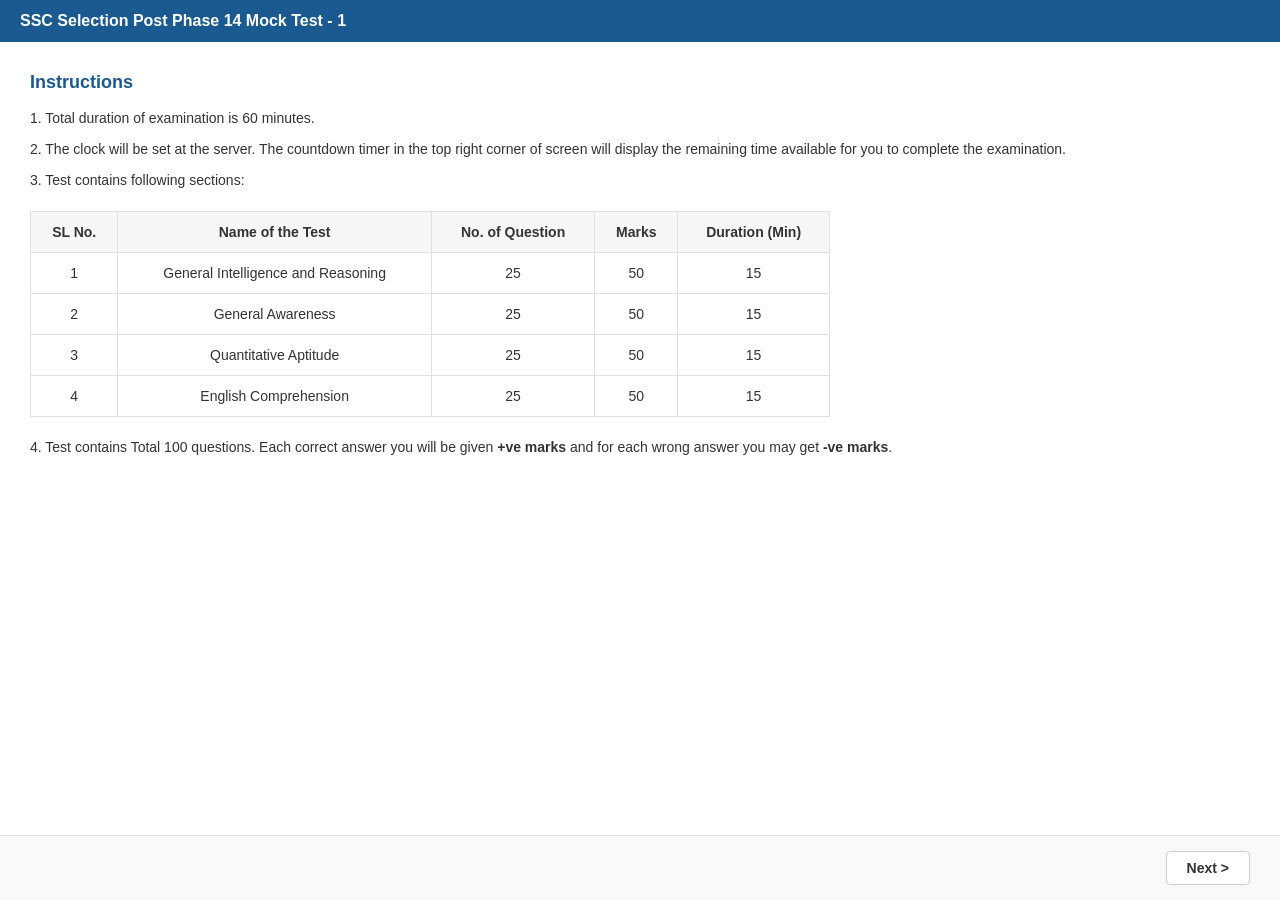
<file: index.html>
<!DOCTYPE html>
<html lang="en">
<head>
    <meta charset="UTF-8">
    <meta name="viewport" content="width=device-width, initial-scale=1.0">
    <title>Guidely Clone - Mock Test Interface</title>
    <link rel="stylesheet" href="styles.css">
</head>
<body>
    <!-- SCREEN 1: Instructions Page 1 -->
    <div id="screen-inst1" class="screen active">
        <div class="top-header">SSC Selection Post Phase 14 Mock Test - 1</div>
        <div class="inst-container">
            <h3>Instructions</h3>
            <p>1. Total duration of examination is 60 minutes.</p>
            <p>2. The clock will be set at the server. The countdown timer in the top right corner of screen will display the remaining time available for you to complete the examination.</p>
            <p>3. Test contains following sections:</p>
            
            <table class="inst-table">
                <thead>
                    <tr>
                        <th>SL No.</th>
                        <th>Name of the Test</th>
                        <th>No. of Question</th>
                        <th>Marks</th>
                        <th>Duration (Min)</th>
                    </tr>
                </thead>
                <tbody>
                    <tr><td>1</td><td>General Intelligence and Reasoning</td><td>25</td><td>50</td><td>15</td></tr>
                    <tr><td>2</td><td>General Awareness</td><td>25</td><td>50</td><td>15</td></tr>
                    <tr><td>3</td><td>Quantitative Aptitude</td><td>25</td><td>50</td><td>15</td></tr>
                    <tr><td>4</td><td>English Comprehension</td><td>25</td><td>50</td><td>15</td></tr>
                </tbody>
            </table>
            <p>4. Test contains Total 100 questions. Each correct answer you will be given <b>+ve marks</b> and for each wrong answer you may get <b>-ve marks</b>.</p>
        </div>
        <div class="inst-footer inst-footer-center">
            <button class="btn btn-secondary" style="margin-left: auto;" onclick="goToScreen('screen-inst2')">Next ></button>
        </div>
    </div>

    <!-- SCREEN 2: Instructions Page 2 -->
    <div id="screen-inst2" class="screen">
        <div class="top-header">SSC Selection Post Phase 14 Mock Test - 1</div>
        <div class="inst-container">
            <h3>Instructions</h3>
            <p style="color: #d9534f; font-weight: bold; margin-bottom: 20px;">This is a Mock test. Question Paper displayed is for practice purpose only.</p>
            
            <div class="form-group">
                <label>Choose your default language :</label>
                <select id="lang-select">
                    <option value="">-- Select --</option>
                    <option value="en">English</option>
                    <option value="hi">हिंदी</option>
                </select>
            </div>

            <div class="declaration-box">
                <input type="checkbox" id="declare-chk">
                <label for="declare-chk">I have read and understood the instructions. I declare that I am not in possession of prohibited gadgets.</label>
            </div>
        </div>
        <div class="inst-footer">
            <button class="btn btn-secondary" onclick="goToScreen('screen-inst1')">< Previous</button>
            <button id="btn-ready" class="btn btn-primary" onclick="startExam()" disabled>I'm ready to begin ></button>
        </div>
    </div>

    <!-- SCREEN 3: EXAM UI -->
    <div id="screen-exam" class="screen">
        <div class="pause-overlay" id="pause-overlay">
            <div class="pause-box">
                <h3>Test Paused</h3>
                <p style="margin-bottom: 15px; color: #555; font-size: 14px;">The exam timer is paused. Click Resume to continue.</p>
                <button class="pause-resume-btn" type="button" onclick="togglePause()">Resume Test</button>
            </div>
        </div>

        <div class="exam-top-header">
            <div>SSC Selection Post Phase 14 Mock Test - 1</div>
            <div style="display: flex; gap: 8px; align-items: center;">
                <div class="top-timer-badge">Time Left: <strong id="exam-timer">01 : 00 : 00</strong></div>
                <button id="mobile-view-toggle" class="btn btn-secondary" type="button" aria-pressed="false" style="display:none;">Overview</button>
                <button id="pause-btn" class="top-pause-btn" type="button">Pause</button>
                <div class="top-win-controls">
                    <button class="top-win-btn" title="Window" type="button">❐</button>
                    <button class="top-win-btn expand-btn" title="Fullscreen" type="button" onclick="toggleFullscreen()">⤢</button>
                    <button class="top-win-btn" title="Close" type="button" onclick="showFinalSummaryModal()">✕</button>
                </div>
            </div>
        </div>
        
        <div class="exam-sub-header">
            <nav class="section-tabs" id="section-tabs" aria-label="Test sections"></nav>
            <select class="exam-language-control" id="exam-language-select">
                <option value="en">English</option>
                <option value="hi">हिंदी</option>
            </select>
        </div>

        <div class="exam-layout">
            <!-- Left Panel -->
            <div class="left-panel">
                <div class="q-meta-bar">
                    <div id="q-num-text">Q: 1 / 100</div>
                    <div>Marks: <span style="color: var(--green-text);">+2</span> | <span style="color: var(--red-text);">-0.5</span></div>
                </div>
                <div class="q-content">
                    <div id="q-text" style="font-weight: bold; margin-bottom: 20px;">Loading question...</div>
                    <div id="q-options"></div>
                </div>
                <div class="q-actions-bar">
                    <div style="display: flex; gap: 10px;">
                        <button class="btn-action-sec" onclick="markNext()">Mark for review & next</button>
                        <button class="btn-action-sec" onclick="clearResp()">Clear Response</button>
                    </div>
                    <div>
                        <button class="btn-action-pri" onclick="saveNext()">Save & Next</button>
                    </div>
                </div>
            </div>

            <!-- Right Panel -->
            <div class="right-panel">
                <div class="user-card">
                    <div class="user-avatar">
                        <!-- SVG Extracted to avatar.svg -->
                        <img src="avatar.svg" alt="User Avatar" width="34" height="34">
                    </div>
                    <div class="username">KrishChoure</div>
                </div>
                <div class="time-panel">Time Left: <strong id="exam-timer-panel">01 : 00 : 00</strong></div>
                
                <div class="legend-grid">
                    <div class="legend-item status-answered"><div class="mini-shape answered" id="leg-ans">0</div> <span>Answered</span></div>
                    <div class="legend-item status-not-answered"><div class="mini-shape not-answered" id="leg-not-ans">0</div> <span>Not Answered</span></div>
                    <div class="legend-item status-not-visited"><div class="mini-shape not-visited" id="leg-not-vis">25</div> <span>Not Visited</span></div>
                    <div class="legend-item status-marked"><div class="mini-shape marked" id="leg-mark">0</div> <span>Marked for Review</span></div>
                    <div class="legend-item full status-answered-marked"><div class="mini-shape ans-marked" id="leg-ans-mark">0</div> <span>Answered &amp; Marked for Review</span></div>
                </div>
                
                <div class="palette-section-title">General Intelligence and Reasoning</div>
                
                <div class="palette-grid" id="palette-grid">
                    <!-- Grid Buttons Generated by JS -->
                </div>

                <div class="palette-footer">
                    <button class="btn-submit-section" id="submit-section-btn" onclick="showModal()">Submit section</button>
                </div>
            </div>
        </div>
    </div>

    <!-- SCREEN 4: SCORECARD & PERFORMANCE ANALYSIS -->
    <div id="screen-scorecard" class="screen">
        <header class="scorecard-top-header">
            <div class="scorecard-header-left">
                <span class="scorecard-header-badge">EVALUATED RESULT</span>
                <span class="scorecard-header-title">SSC Selection Post Phase 14 Mock Test - 1 — Final Score Card</span>
            </div>
            <div class="scorecard-header-actions">
                <button class="btn btn-secondary sc-header-btn" onclick="printScorecard()" title="Print Scorecard">🖨️ Print Scorecard</button>
                <button class="btn btn-primary sc-header-btn" onclick="restartExam()" title="Re-take Examination">🔄 Re-take Test</button>
            </div>
        </header>

        <div class="scorecard-content-scroll">
            <div class="scorecard-container">
                <!-- Candidate Info Card -->
                <div class="candidate-bar">
                    <div class="candidate-info">
                        <div class="candidate-avatar">
                            <img src="avatar.svg" alt="User Avatar" width="46" height="46">
                        </div>
                        <div class="candidate-details">
                            <div class="candidate-name-row">
                                <h2 class="candidate-name" id="sc-user-name">KrishChoure</h2>
                                <span class="candidate-tag">Candidate</span>
                            </div>
                            <p class="candidate-sub">SSC Selection Post Phase 14 • Tier-1 Mock Exam 01 • Reg ID: SSC-2026-98124</p>
                        </div>
                    </div>
                    <div class="candidate-meta-badges">
                        <div class="meta-pill">
                            <span class="meta-label">Exam Date</span>
                            <strong class="meta-value" id="sc-date-text">Oct 16, 2026</strong>
                        </div>
                        <div class="meta-pill">
                            <span class="meta-label">Time Taken</span>
                            <strong class="meta-value" id="sc-time-spent">00 : 00 : 00</strong>
                        </div>
                        <div class="meta-pill">
                            <span class="meta-label">Evaluation</span>
                            <strong class="meta-value status-badge-eval" id="sc-eval-badge">Completed</strong>
                        </div>
                    </div>
                </div>

                <!-- Executive Metric KPI Cards -->
                <div class="sc-metrics-grid">
                    <!-- Net Score Card -->
                    <div class="sc-metric-card score-card-primary">
                        <div class="sc-card-top">
                            <span class="sc-metric-label">FINAL NET SCORE</span>
                            <span class="sc-metric-chip chip-primary">Evaluated</span>
                        </div>
                        <div class="sc-metric-val">
                            <span id="sc-net-score">0.00</span>
                            <span class="sc-metric-max">/ 200</span>
                        </div>
                        <div class="sc-metric-foot" id="sc-score-percent">0.0% of maximum marks</div>
                    </div>

                    <!-- Gross Positive Marks -->
                    <div class="sc-metric-card score-card-positive">
                        <div class="sc-card-top">
                            <span class="sc-metric-label">POSITIVE MARKS EARNED</span>
                            <span class="sc-metric-chip chip-green">+2.00 / Q</span>
                        </div>
                        <div class="sc-metric-val text-green">
                            +<span id="sc-positive-marks">0.00</span>
                        </div>
                        <div class="sc-metric-foot">
                            From <strong id="sc-correct-count">0</strong> correct answers
                        </div>
                    </div>

                    <!-- Negative Marks Deducted (PROMINENT HIGHLIGHT) -->
                    <div class="sc-metric-card score-card-negative">
                        <div class="sc-card-top">
                            <span class="sc-metric-label">NEGATIVE MARKS DEDUCTED</span>
                            <span class="sc-metric-chip chip-red">-0.50 / wrong</span>
                        </div>
                        <div class="sc-metric-val text-red">
                            -<span id="sc-negative-marks">0.00</span>
                        </div>
                        <div class="sc-metric-foot">
                            Penalty from <strong id="sc-incorrect-count">0</strong> incorrect answers
                        </div>
                    </div>

                    <!-- Accuracy Rate -->
                    <div class="sc-metric-card score-card-accuracy">
                        <div class="sc-card-top">
                            <span class="sc-metric-label">ACCURACY RATE</span>
                            <span class="sc-metric-chip chip-purple">Performance</span>
                        </div>
                        <div class="sc-metric-val text-purple" id="sc-accuracy">
                            0.0%
                        </div>
                        <div class="sc-metric-foot">
                            <strong id="sc-attempted-count">0</strong> attempted of 100 Qs
                        </div>
                    </div>

                    <!-- Percentile & Rank -->
                    <div class="sc-metric-card score-card-rank">
                        <div class="sc-card-top">
                            <span class="sc-metric-label">ESTIMATED PERCENTILE</span>
                            <span class="sc-metric-chip chip-amber">All-India</span>
                        </div>
                        <div class="sc-metric-val text-amber" id="sc-percentile">
                            0.0%
                        </div>
                        <div class="sc-metric-foot">
                            Est. Rank: <strong id="sc-rank">--</strong> / 2,500
                        </div>
                    </div>
                </div>

                <!-- NEGATIVE MARKING PENALTY ANALYSIS SPOTLIGHT BANNER -->
                <div class="negative-marking-banner">
                    <div class="neg-banner-header">
                        <div class="neg-banner-icon">
                            <svg width="24" height="24" viewBox="0 0 24 24" fill="none" stroke="currentColor" stroke-width="2.2" stroke-linecap="round" stroke-linejoin="round">
                                <circle cx="12" cy="12" r="10"></circle>
                                <line x1="12" y1="8" x2="12" y2="12"></line>
                                <line x1="12" y1="16" x2="12.01" y2="16"></line>
                            </svg>
                        </div>
                        <div class="neg-banner-titles">
                            <h3>Negative Marking Impact Analysis</h3>
                            <p id="neg-banner-explanation">
                                You incurred a deduction of <strong>-0.00 marks</strong> due to incorrect answers. 
                                Without negative penalties, your gross score would be <strong>0.00 / 200</strong>.
                            </p>
                        </div>
                    </div>

                    <div class="neg-stats-grid">
                        <div class="neg-stat-card">
                            <span class="neg-stat-lbl">Gross Score (No Negative Deduction)</span>
                            <strong class="neg-stat-num text-green" id="chip-gross-score">+0.00</strong>
                        </div>
                        <div class="neg-stat-card card-penalty">
                            <span class="neg-stat-lbl">Total Negative Marks Deducted</span>
                            <strong class="neg-stat-num text-red" id="chip-penalty">-0.00</strong>
                        </div>
                        <div class="neg-stat-card card-net">
                            <span class="neg-stat-lbl">Net Final Awarded Score</span>
                            <strong class="neg-stat-num text-primary" id="chip-net-score">0.00</strong>
                        </div>
                        <div class="neg-stat-card">
                            <span class="neg-stat-lbl">Score Deduction Ratio</span>
                            <strong class="neg-stat-num text-purple" id="chip-loss-ratio">0.0%</strong>
                        </div>
                    </div>

                    <div class="neg-banner-actions">
                        <button class="btn-neg-view-all" onclick="filterReviewQuestions('negative')">
                            🔍 View All Negative Marked Questions (<span id="btn-neg-count">0</span> Questions)
                        </button>
                    </div>
                </div>

                <!-- Section-Wise Breakdown Table -->
                <div class="sc-section-box">
                    <div class="sc-section-header">
                        <div>
                            <h3 class="sc-box-title">Section-wise Marks & Negative Deduction Breakdown</h3>
                            <p class="sc-subtext">Detailed breakdown of positive marks (+2.00) vs negative penalty (-0.50) across each test section.</p>
                        </div>
                    </div>
                    <div class="table-responsive">
                        <table class="sc-table">
                            <thead>
                                <tr>
                                    <th>Section Name</th>
                                    <th>Total Qs</th>
                                    <th>Attempted</th>
                                    <th>Correct (+2)</th>
                                    <th>Incorrect (-0.5)</th>
                                    <th>Skipped</th>
                                    <th>Positive Marks</th>
                                    <th class="th-negative">Negative Deducted</th>
                                    <th>Net Score</th>
                                    <th>Accuracy</th>
                                </tr>
                            </thead>
                            <tbody id="sc-section-rows">
                                <!-- Populated dynamically by JS -->
                            </tbody>
                            <tfoot id="sc-section-totals">
                                <!-- Populated dynamically by JS -->
                            </tfoot>
                        </table>
                    </div>
                </div>

                <!-- TEST & QUESTION PAPER REVIEW ("See the test where all negative marking user can see") -->
                <div class="sc-section-box review-box" id="test-review-section">
                    <div class="sc-section-header review-header">
                        <div>
                            <h3 class="sc-box-title">Test Question Paper & Answer Key Review</h3>
                            <p class="sc-subtext">Review all questions, verify correct answers, and inspect exact negative marking penalties applied to your test.</p>
                        </div>
                        <div class="review-lang-toggle">
                            <label for="review-language-select">Display Language:</label>
                            <select id="review-language-select" onchange="changeReviewLanguage(this.value)">
                                <option value="en">English</option>
                                <option value="hi">हिंदी</option>
                            </select>
                        </div>
                    </div>

                    <!-- Filters Bar -->
                    <div class="review-filters-bar">
                        <div class="filter-group">
                            <span class="filter-label">Filter Questions:</span>
                            <button class="filter-tab active" data-filter="all" onclick="setReviewFilter('all')">
                                All Questions (<span id="count-filter-all">100</span>)
                            </button>
                            <button class="filter-tab tab-negative" data-filter="negative" onclick="setReviewFilter('negative')">
                                ❌ Negative Marked (<span id="count-filter-negative">0</span>)
                            </button>
                            <button class="filter-tab tab-correct" data-filter="correct" onclick="setReviewFilter('correct')">
                                ✅ Correct Answers (<span id="count-filter-correct">0</span>)
                            </button>
                            <button class="filter-tab tab-skipped" data-filter="skipped" onclick="setReviewFilter('skipped')">
                                ⚪ Unattempted (<span id="count-filter-skipped">0</span>)
                            </button>
                        </div>
                        <div class="filter-group section-select-group">
                            <span class="filter-label">Section:</span>
                            <select id="review-section-filter" onchange="setSectionFilter(this.value)">
                                <option value="all">All Sections (4)</option>
                                <option value="0">1. General Intelligence & Reasoning</option>
                                <option value="1">2. General Awareness</option>
                                <option value="2">3. Quantitative Aptitude</option>
                                <option value="3">4. English Comprehension</option>
                            </select>
                        </div>
                    </div>

                    <!-- Quick Navigator Palette for Review -->
                    <div class="review-palette-wrap">
                        <div class="review-palette-header">
                            <span>Question Quick Jump Palette:</span>
                            <div class="review-palette-legend">
                                <span class="r-leg-item"><span class="r-badge-dot correct"></span> Correct (+2.0)</span>
                                <span class="r-leg-item"><span class="r-badge-dot incorrect"></span> Negative Marked (-0.5)</span>
                                <span class="r-leg-item"><span class="r-badge-dot skipped"></span> Skipped / Unattempted (0)</span>
                            </div>
                        </div>
                        <div class="review-palette-grid" id="review-palette-grid">
                            <!-- Question jump buttons generated by JS -->
                        </div>
                    </div>

                    <!-- Questions List Container -->
                    <div class="review-questions-list" id="review-questions-list">
                        <!-- Questions rendered by JS -->
                    </div>
                </div>

                <!-- Footer Actions -->
                <div class="scorecard-bottom-actions">
                    <button class="btn btn-secondary" onclick="window.scrollTo({top: 0, behavior: 'smooth'})">⬆ Back to Top</button>
                    <button class="btn btn-secondary" onclick="printScorecard()">🖨️ Print Scorecard</button>
                    <button class="btn btn-primary" onclick="restartExam()">🔄 Re-take Test</button>
                </div>
            </div>
        </div>
    </div>

    <!-- MODAL: Section Summary -->
    <div id="modal-summary" class="modal-overlay">
        <div class="modal-content">
            <div class="modal-header">
                <span id="modal-title">Section Summary</span>
                <span class="close-btn" onclick="closeModal('modal-summary')">✖</span>
            </div>
            <div class="modal-body">
                <p id="modal-confirm-text">Do you want to submit this section?</p>
                <table class="summary-table-modal">
                    <thead>
                        <tr>
                            <th>Name of the Section</th>
                            <th>Total Questions</th>
                            <th>Answered<br>(Only Answered)</th>
                            <th>Answered & Marked</th>
                            <th>Not Answered</th>
                            <th>Marked for Review<br>(Only Marked)</th>
                            <th>Not Visited</th>
                            <th>Effective Attempts<br>(Answered + review)</th>
                            <th>Time Taken</th>
                        </tr>
                    </thead>
                    <tbody>
                        <tr>
                            <td id="mod-section-name">General Intelligence and Reasoning</td>
                            <td id="mod-total">25</td>
                            <td id="mod-ans">0</td>
                            <td id="mod-ans-mark">0</td>
                            <td id="mod-not-ans">0</td>
                            <td id="mod-mark">0</td>
                            <td id="mod-not-vis">25</td>
                            <td id="mod-effective">0</td>
                            <td id="mod-time">00 : 00 : 00</td>
                        </tr>
                    </tbody>
                </table>
            </div>
            <div class="modal-footer">
                <button class="btn btn-primary" onclick="submitCurrentSection()">Submit section</button>
            </div>
        </div>
    </div>

    <!-- MODAL: Final Test Summary (All Sections) -->
    <div id="modal-final-summary" class="modal-overlay">
        <div class="modal-content">
            <div class="modal-header">
                <span>Test Summary</span>
                <span class="close-btn" onclick="closeModal('modal-final-summary')">✖</span>
            </div>
            <div class="modal-body">
                <div class="final-summary-stats">
                    <div class="final-summary-stat"><strong id="final-answered">0</strong><span>Answered</span></div>
                    <div class="final-summary-stat ans-marked"><strong id="final-ans-marked">0</strong><span>Answered &amp; Marked For Review</span></div>
                    <div class="final-summary-stat not-answered"><strong id="final-not-answered">0</strong><span>Not Answered</span></div>
                    <div class="final-summary-stat marked"><strong id="final-marked">0</strong><span>Marked for Review (Only Marked)</span></div>
                    <div class="final-summary-stat not-visited"><strong id="final-not-visited">100</strong><span>Not Visited</span></div>
                    <div class="final-summary-stat time"><strong>◷</strong><span id="final-time">00 : 00 : 00</span></div>
                </div>
                <table class="summary-table-modal final-summary-table">
                    <caption>Test Summary</caption>
                    <thead>
                        <tr>
                            <th>SL.No</th>
                            <th>Section Name</th>
                            <th>Total Questions</th>
                            <th>Answered</th>
                            <th>Answered & Marked</th>
                            <th>Not Answered</th>
                            <th>Marked</th>
                            <th>Not Visited</th>
                            <th>Effective Attempts</th>
                            <th>Time Taken</th>
                        </tr>
                    </thead>
                    <tbody id="final-summary-rows">
                        <!-- Populated by JS -->
                    </tbody>
                    <tfoot id="final-summary-total"></tfoot>
                </table>
            </div>
            <div class="modal-footer">
                <p id="final-submit-message">Are you sure you want to submit your mock test and view your scorecard?</p>
                <div style="display: flex; gap: 10px; justify-content: center; align-items: center; margin-top: 10px;">
                    <button class="btn btn-secondary" onclick="closeModal('modal-final-summary')">Resume Test</button>
                    <button class="btn btn-primary" id="btn-final-submit" onclick="submitExam()">Submit & View Scorecard</button>
                </div>
            </div>
        </div>
    </div>

    <script src="script.js"></script>
</body>
</html>
</file>
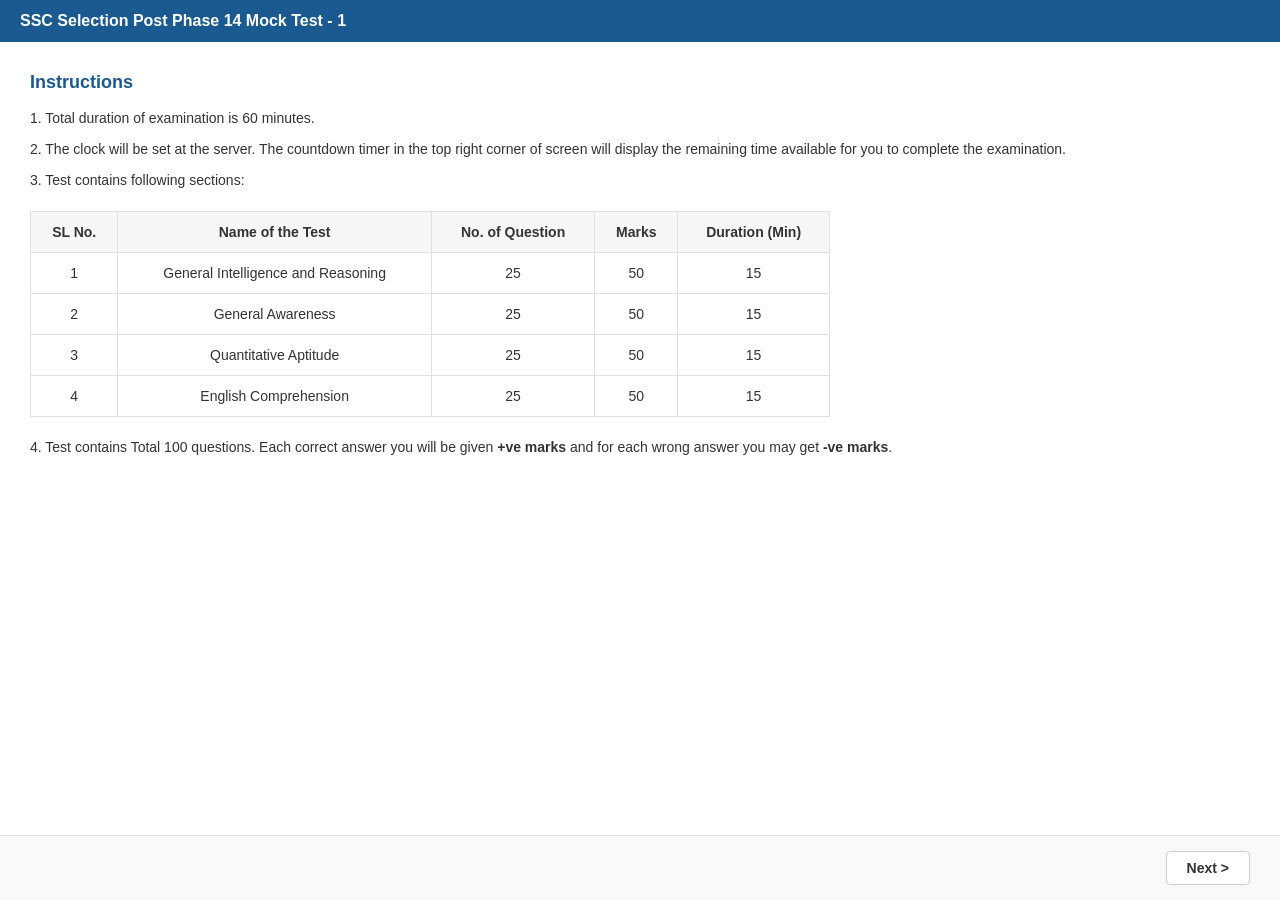
<file: tsati/index.html>
<!DOCTYPE html>
<html lang="en">
<head>
    <meta charset="UTF-8">
    <meta name="viewport" content="width=device-width, initial-scale=1.0">
    <title>Guidely Clone - Mock Test Interface</title>
    <link rel="stylesheet" href="styles.css">
</head>
<body>
    <!-- SCREEN 1: Instructions Page 1 -->
    <div id="screen-inst1" class="screen active">
        <div class="top-header">SSC Selection Post Phase 14 Mock Test - 1</div>
        <div class="inst-container">
            <h3>Instructions</h3>
            <p>1. Total duration of examination is 60 minutes.</p>
            <p>2. The clock will be set at the server. The countdown timer in the top right corner of screen will display the remaining time available for you to complete the examination.</p>
            <p>3. Test contains following sections:</p>
            
            <table class="inst-table">
                <thead>
                    <tr>
                        <th>SL No.</th>
                        <th>Name of the Test</th>
                        <th>No. of Question</th>
                        <th>Marks</th>
                        <th>Duration (Min)</th>
                    </tr>
                </thead>
                <tbody>
                    <tr><td>1</td><td>General Intelligence and Reasoning</td><td>25</td><td>50</td><td>15</td></tr>
                    <tr><td>2</td><td>General Awareness</td><td>25</td><td>50</td><td>15</td></tr>
                    <tr><td>3</td><td>Quantitative Aptitude</td><td>25</td><td>50</td><td>15</td></tr>
                    <tr><td>4</td><td>English Comprehension</td><td>25</td><td>50</td><td>15</td></tr>
                </tbody>
            </table>
            <p>4. Test contains Total 100 questions. Each correct answer you will be given <b>+ve marks</b> and for each wrong answer you may get <b>-ve marks</b>.</p>
        </div>
        <div class="inst-footer inst-footer-center">
            <button class="btn btn-secondary" style="margin-left: auto;" onclick="goToScreen('screen-inst2')">Next ></button>
        </div>
    </div>

    <!-- SCREEN 2: Instructions Page 2 -->
    <div id="screen-inst2" class="screen">
        <div class="top-header">SSC Selection Post Phase 14 Mock Test - 1</div>
        <div class="inst-container">
            <h3>Instructions</h3>
            <p style="color: #d9534f; font-weight: bold; margin-bottom: 20px;">This is a Mock test. Question Paper displayed is for practice purpose only.</p>
            
            <div class="form-group">
                <label>Choose your default language :</label>
                <select id="lang-select">
                    <option value="">-- Select --</option>
                    <option value="en">English</option>
                    <option value="hi">हिंदी</option>
                </select>
            </div>

            <div class="declaration-box">
                <input type="checkbox" id="declare-chk">
                <label for="declare-chk">I have read and understood the instructions. I declare that I am not in possession of prohibited gadgets.</label>
            </div>
        </div>
        <div class="inst-footer">
            <button class="btn btn-secondary" onclick="goToScreen('screen-inst1')">< Previous</button>
            <button id="btn-ready" class="btn btn-primary" onclick="startExam()" disabled>I'm ready to begin ></button>
        </div>
    </div>

    <!-- SCREEN 3: EXAM UI -->
    <div id="screen-exam" class="screen">
        <div class="pause-overlay" id="pause-overlay">
            <div class="pause-box">
                <h3>Test Paused</h3>
                <p style="margin-bottom: 15px; color: #555; font-size: 14px;">The exam timer is paused. Click Resume to continue.</p>
                <button class="pause-resume-btn" type="button" onclick="togglePause()">Resume Test</button>
            </div>
        </div>

        <div class="exam-top-header">
            <div>SSC Selection Post Phase 14 Mock Test - 1</div>
            <div style="display: flex; gap: 8px; align-items: center;">
                <div class="top-timer-badge">Time Left: <strong id="exam-timer">01 : 00 : 00</strong></div>
                <button id="mobile-view-toggle" class="btn btn-secondary" type="button" aria-pressed="false" style="display:none;">Overview</button>
                <button id="pause-btn" class="top-pause-btn" type="button">Pause</button>
                <div class="top-win-controls">
                    <button class="top-win-btn" title="Window" type="button">❐</button>
                    <button class="top-win-btn expand-btn" title="Fullscreen" type="button" onclick="toggleFullscreen()">⤢</button>
                    <button class="top-win-btn" title="Close" type="button" onclick="showFinalSummaryModal()">✕</button>
                </div>
            </div>
        </div>
        
        <div class="exam-sub-header">
            <nav class="section-tabs" id="section-tabs" aria-label="Test sections"></nav>
            <select class="exam-language-control" id="exam-language-select">
                <option value="en">English</option>
                <option value="hi">हिंदी</option>
            </select>
        </div>

        <div class="exam-layout">
            <!-- Left Panel -->
            <div class="left-panel">
                <div class="q-meta-bar">
                    <div id="q-num-text">Q: 1 / 100</div>
                    <div>Marks: <span style="color: var(--green-text);">+2</span> | <span style="color: var(--red-text);">-0.5</span></div>
                </div>
                <div class="q-content">
                    <div id="q-text" style="font-weight: bold; margin-bottom: 20px;">Loading question...</div>
                    <div id="q-options"></div>
                </div>
                <div class="q-actions-bar">
                    <div style="display: flex; gap: 10px;">
                        <button class="btn-action-sec" onclick="markNext()">Mark for review & next</button>
                        <button class="btn-action-sec" onclick="clearResp()">Clear Response</button>
                    </div>
                    <div>
                        <button class="btn-action-pri" onclick="saveNext()">Save & Next</button>
                    </div>
                </div>
            </div>

            <!-- Right Panel -->
            <div class="right-panel">
                <div class="user-card">
                    <div class="user-avatar">
                        <!-- SVG Extracted to avatar.svg -->
                        <img src="avatar.svg" alt="User Avatar" width="34" height="34">
                    </div>
                    <div class="username">KrishChoure</div>
                </div>
                <div class="time-panel">Time Left: <strong id="exam-timer-panel">01 : 00 : 00</strong></div>
                
                <div class="legend-grid">
                    <div class="legend-item status-answered"><div class="mini-shape answered" id="leg-ans">0</div> <span>Answered</span></div>
                    <div class="legend-item status-not-answered"><div class="mini-shape not-answered" id="leg-not-ans">0</div> <span>Not Answered</span></div>
                    <div class="legend-item status-not-visited"><div class="mini-shape not-visited" id="leg-not-vis">25</div> <span>Not Visited</span></div>
                    <div class="legend-item status-marked"><div class="mini-shape marked" id="leg-mark">0</div> <span>Marked for Review</span></div>
                    <div class="legend-item full status-answered-marked"><div class="mini-shape ans-marked" id="leg-ans-mark">0</div> <span>Answered &amp; Marked for Review</span></div>
                </div>
                
                <div class="palette-section-title">General Intelligence and Reasoning</div>
                
                <div class="palette-grid" id="palette-grid">
                    <!-- Grid Buttons Generated by JS -->
                </div>

                <div class="palette-footer">
                    <button class="btn-submit-section" id="submit-section-btn" onclick="showModal()">Submit section</button>
                </div>
            </div>
        </div>
    </div>

    <!-- MODAL: Section Summary -->
    <div id="modal-summary" class="modal-overlay">
        <div class="modal-content">
            <div class="modal-header">
                <span id="modal-title">Section Summary</span>
                <span class="close-btn" onclick="closeModal('modal-summary')">✖</span>
            </div>
            <div class="modal-body">
                <p id="modal-confirm-text">Do you want to submit this section?</p>
                <table class="summary-table-modal">
                    <thead>
                        <tr>
                            <th>Name of the Section</th>
                            <th>Total Questions</th>
                            <th>Answered<br>(Only Answered)</th>
                            <th>Answered & Marked</th>
                            <th>Not Answered</th>
                            <th>Marked for Review<br>(Only Marked)</th>
                            <th>Not Visited</th>
                            <th>Effective Attempts<br>(Answered + review)</th>
                            <th>Time Taken</th>
                        </tr>
                    </thead>
                    <tbody>
                        <tr>
                            <td id="mod-section-name">General Intelligence and Reasoning</td>
                            <td id="mod-total">25</td>
                            <td id="mod-ans">0</td>
                            <td id="mod-ans-mark">0</td>
                            <td id="mod-not-ans">0</td>
                            <td id="mod-mark">0</td>
                            <td id="mod-not-vis">25</td>
                            <td id="mod-effective">0</td>
                            <td id="mod-time">00 : 00 : 00</td>
                        </tr>
                    </tbody>
                </table>
            </div>
            <div class="modal-footer">
                <button class="btn btn-primary" onclick="submitCurrentSection()">Submit section</button>
            </div>
        </div>
    </div>

    <!-- MODAL: Final Test Summary (All Sections) -->
    <div id="modal-final-summary" class="modal-overlay">
        <div class="modal-content">
            <div class="modal-header">
                <span>Test Summary</span>
                <span class="close-btn" onclick="closeModal('modal-final-summary')">✖</span>
            </div>
            <div class="modal-body">
                <div class="final-summary-stats">
                    <div class="final-summary-stat"><strong id="final-answered">0</strong><span>Answered</span></div>
                    <div class="final-summary-stat ans-marked"><strong id="final-ans-marked">0</strong><span>Answered &amp; Marked For Review</span></div>
                    <div class="final-summary-stat not-answered"><strong id="final-not-answered">0</strong><span>Not Answered</span></div>
                    <div class="final-summary-stat marked"><strong id="final-marked">0</strong><span>Marked for Review (Only Marked)</span></div>
                    <div class="final-summary-stat not-visited"><strong id="final-not-visited">100</strong><span>Not Visited</span></div>
                    <div class="final-summary-stat time"><strong>◷</strong><span id="final-time">00 : 00 : 00</span></div>
                </div>
                <table class="summary-table-modal final-summary-table">
                    <caption>Test Summary</caption>
                    <thead>
                        <tr>
                            <th>SL.No</th>
                            <th>Section Name</th>
                            <th>Total Questions</th>
                            <th>Answered</th>
                            <th>Answered & Marked</th>
                            <th>Not Answered</th>
                            <th>Marked</th>
                            <th>Not Visited</th>
                            <th>Effective Attempts</th>
                            <th>Time Taken</th>
                        </tr>
                    </thead>
                    <tbody id="final-summary-rows">
                        <!-- Populated by JS -->
                    </tbody>
                    <tfoot id="final-summary-total"></tfoot>
                </table>
            </div>
            <div class="modal-footer">
                <p id="final-submit-message">Do you want to submit?</p>
                <button class="btn btn-primary" onclick="submitExam()">Submit</button>
            </div>
        </div>
    </div>

    <script src="script.js"></script>
</body>
</html>
</file>
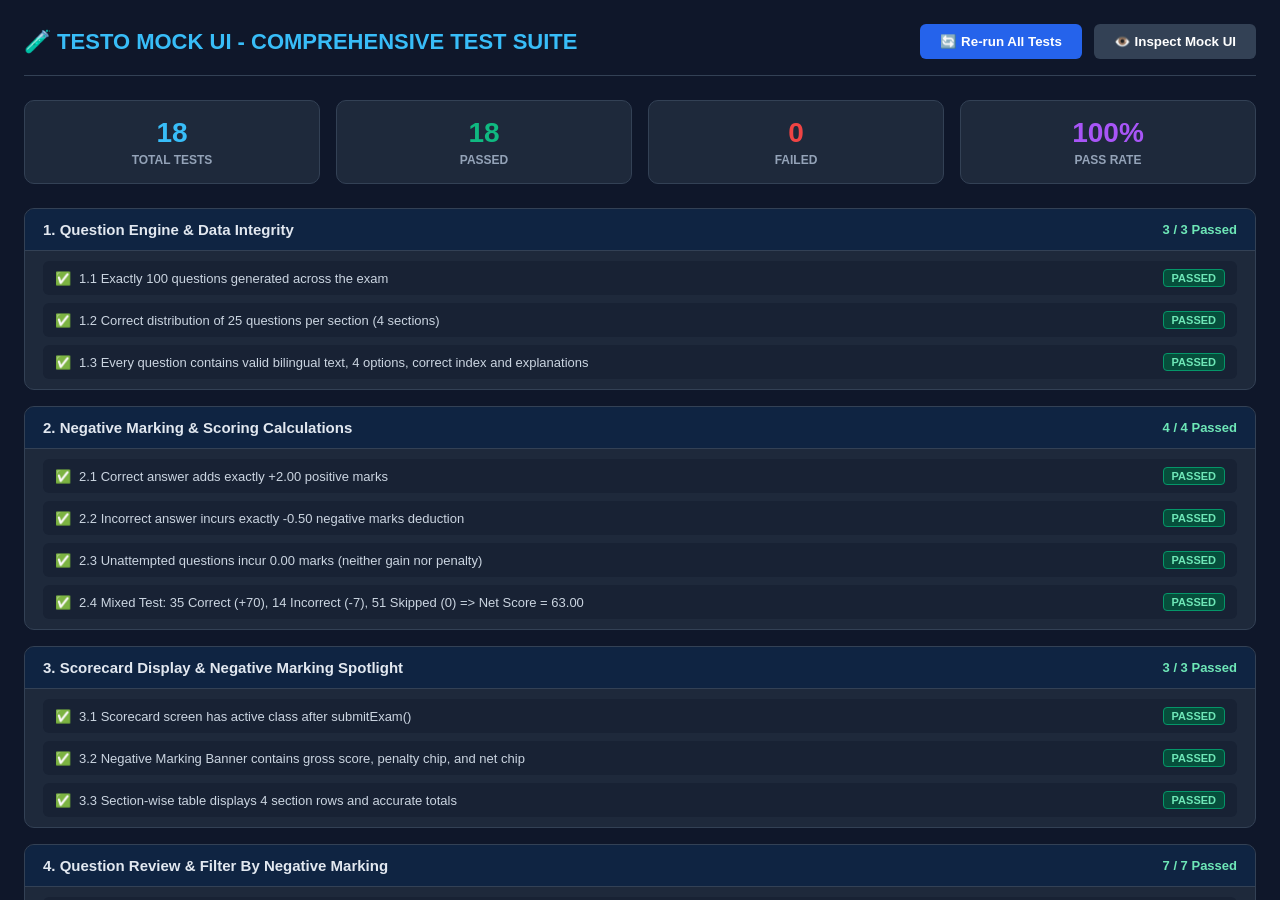
<file: test_runner.html>
<!DOCTYPE html>
<html lang="en">
<head>
    <meta charset="UTF-8">
    <meta name="viewport" content="width=device-width, initial-scale=1.0">
    <title>Testo Mock UI - Automated Test Suite</title>
    <link rel="stylesheet" href="styles.css">
    <style>
        /* Test Runner Dashboard Styles */
        #test-runner-overlay {
            position: fixed;
            top: 0;
            left: 0;
            width: 100%;
            height: 100%;
            background: #0f172a;
            color: #f8fafc;
            z-index: 99999;
            overflow-y: auto;
            font-family: -apple-system, BlinkMacSystemFont, "Segoe UI", Roboto, sans-serif;
            padding: 24px;
            box-sizing: border-box;
        }
        .test-header {
            display: flex;
            justify-content: space-between;
            align-items: center;
            border-bottom: 1px solid #334155;
            padding-bottom: 16px;
            margin-bottom: 24px;
        }
        .test-title {
            font-size: 22px;
            font-weight: 800;
            color: #38bdf8;
            display: flex;
            align-items: center;
            gap: 10px;
        }
        .test-summary-cards {
            display: grid;
            grid-template-columns: repeat(auto-fit, minmax(180px, 1fr));
            gap: 16px;
            margin-bottom: 24px;
        }
        .test-stat-card {
            background: #1e293b;
            border: 1px solid #334155;
            border-radius: 10px;
            padding: 16px;
            text-align: center;
        }
        .test-stat-num {
            font-size: 28px;
            font-weight: 800;
            margin-bottom: 4px;
        }
        .test-stat-lbl {
            font-size: 12px;
            color: #94a3b8;
            text-transform: uppercase;
            font-weight: 600;
        }
        .stat-passed { color: #10b981; }
        .stat-failed { color: #ef4444; }
        .stat-total { color: #38bdf8; }
        .stat-rate { color: #a855f7; }

        .test-suite-box {
            background: #1e293b;
            border: 1px solid #334155;
            border-radius: 10px;
            margin-bottom: 16px;
            overflow: hidden;
        }
        .suite-title {
            background: #0f2442;
            padding: 12px 18px;
            font-size: 15px;
            font-weight: 700;
            color: #e2e8f0;
            border-bottom: 1px solid #334155;
            display: flex;
            justify-content: space-between;
            align-items: center;
        }
        .test-cases-list {
            padding: 10px 18px;
            display: flex;
            flex-direction: column;
            gap: 8px;
        }
        .tc-row {
            display: flex;
            align-items: center;
            justify-content: space-between;
            padding: 8px 12px;
            border-radius: 6px;
            background: #182234;
            font-size: 13px;
        }
        .tc-name {
            display: flex;
            align-items: center;
            gap: 8px;
            color: #cbd5e1;
        }
        .tc-badge {
            font-size: 11px;
            font-weight: 700;
            padding: 2px 8px;
            border-radius: 4px;
        }
        .tc-pass { background: #064e3b; color: #6ee7b7; border: 1px solid #059669; }
        .tc-fail { background: #7f1d1d; color: #fca5a5; border: 1px solid #dc2626; }
        .test-runner-actions {
            display: flex;
            gap: 12px;
            margin-top: 20px;
        }
        .btn-test-action {
            background: #2563eb;
            color: white;
            border: none;
            padding: 10px 20px;
            border-radius: 6px;
            font-weight: 600;
            cursor: pointer;
        }
        .btn-test-action:hover { background: #1d4ed8; }
        .btn-close-overlay {
            background: #334155;
        }
        .btn-close-overlay:hover { background: #475569; }
    </style>
</head>
<body>
    <!-- Live Test Runner Dashboard -->
    <div id="test-runner-overlay">
        <div class="test-header">
            <div class="test-title">
                <span>🧪 TESTO MOCK UI - COMPREHENSIVE TEST SUITE</span>
            </div>
            <div class="test-runner-actions" style="margin-top: 0;">
                <button class="btn-test-action" onclick="runAllTests()">🔄 Re-run All Tests</button>
                <button class="btn-test-action btn-close-overlay" onclick="toggleTestView()">👁️ Inspect Mock UI</button>
            </div>
        </div>

        <div class="test-summary-cards">
            <div class="test-stat-card">
                <div class="test-stat-num stat-total" id="stat-total">0</div>
                <div class="test-stat-lbl">Total Tests</div>
            </div>
            <div class="test-stat-card">
                <div class="test-stat-num stat-passed" id="stat-passed">0</div>
                <div class="test-stat-lbl">Passed</div>
            </div>
            <div class="test-stat-card">
                <div class="test-stat-num stat-failed" id="stat-failed">0</div>
                <div class="test-stat-lbl">Failed</div>
            </div>
            <div class="test-stat-card">
                <div class="test-stat-num stat-rate" id="stat-rate">0%</div>
                <div class="test-stat-lbl">Pass Rate</div>
            </div>
        </div>

        <div id="test-suites-container">
            <!-- Suites populated dynamically -->
        </div>

        <div id="raw-test-json" style="display: none;"></div>
    </div>

    <!-- Main Mock UI Container (Included for Full End-to-End Testing) -->
    <div id="test-sandbox">
        <!-- SCREEN 1 -->
        <div id="screen-inst1" class="screen active">
            <div class="top-header">SSC Selection Post Phase 14 Mock Test - 1</div>
            <div class="inst-container">
                <h3>Instructions</h3>
                <p>Test contains 100 questions. Correct: +2 marks, Wrong: -0.5 marks.</p>
            </div>
            <div class="inst-footer">
                <button class="btn btn-secondary" onclick="goToScreen('screen-inst2')">Next ></button>
            </div>
        </div>

        <!-- SCREEN 2 -->
        <div id="screen-inst2" class="screen">
            <div class="top-header">SSC Selection Post Phase 14 Mock Test - 1</div>
            <div class="inst-container">
                <div class="form-group">
                    <select id="lang-select">
                        <option value="">-- Select --</option>
                        <option value="en">English</option>
                        <option value="hi">हिंदी</option>
                    </select>
                </div>
                <div class="declaration-box">
                    <input type="checkbox" id="declare-chk">
                    <label for="declare-chk">I agree</label>
                </div>
            </div>
            <div class="inst-footer">
                <button id="btn-ready" class="btn btn-primary" onclick="startExam()" disabled>I'm ready to begin ></button>
            </div>
        </div>

        <!-- SCREEN 3: EXAM UI -->
        <div id="screen-exam" class="screen">
            <div class="pause-overlay" id="pause-overlay">
                <div class="pause-box">
                    <h3>Test Paused</h3>
                    <button class="pause-resume-btn" onclick="togglePause()">Resume Test</button>
                </div>
            </div>
            <div class="exam-top-header">
                <div>SSC Selection Post Phase 14 Mock Test - 1</div>
                <div class="top-timer-badge">Time Left: <strong id="exam-timer">01 : 00 : 00</strong></div>
                <button id="pause-btn" class="top-pause-btn">Pause</button>
                <button id="mobile-view-toggle" style="display:none;">Overview</button>
            </div>
            <div class="exam-sub-header">
                <nav class="section-tabs" id="section-tabs"></nav>
                <select class="exam-language-control" id="exam-language-select">
                    <option value="en">English</option>
                    <option value="hi">हिंदी</option>
                </select>
            </div>
            <div class="exam-layout">
                <div class="left-panel">
                    <div class="q-meta-bar">
                        <div id="q-num-text">Q: 1 / 100</div>
                        <div>Marks: <span style="color: var(--green-text);">+2</span> | <span style="color: var(--red-text);">-0.5</span></div>
                    </div>
                    <div class="q-content">
                        <div id="q-text">Loading question...</div>
                        <div id="q-options"></div>
                    </div>
                    <div class="q-actions-bar">
                        <button class="btn-action-sec" onclick="markNext()">Mark for review & next</button>
                        <button class="btn-action-sec" onclick="clearResp()">Clear Response</button>
                        <button class="btn-action-pri" onclick="saveNext()">Save & Next</button>
                    </div>
                </div>
                <div class="right-panel">
                    <div class="user-card">
                        <div class="username">KrishChoure</div>
                    </div>
                    <div class="time-panel">Time Left: <strong id="exam-timer-panel">01 : 00 : 00</strong></div>
                    <div class="legend-grid">
                        <div class="legend-item"><div class="mini-shape answered" id="leg-ans">0</div> <span>Answered</span></div>
                        <div class="legend-item"><div class="mini-shape not-answered" id="leg-not-ans">0</div> <span>Not Answered</span></div>
                        <div class="legend-item"><div class="mini-shape not-visited" id="leg-not-vis">25</div> <span>Not Visited</span></div>
                        <div class="legend-item"><div class="mini-shape marked" id="leg-mark">0</div> <span>Marked for Review</span></div>
                        <div class="legend-item full"><div class="mini-shape ans-marked" id="leg-ans-mark">0</div> <span>Answered & Marked</span></div>
                    </div>
                    <div class="palette-section-title">General Intelligence and Reasoning</div>
                    <div class="palette-grid" id="palette-grid"></div>
                    <div class="palette-footer">
                        <button class="btn-submit-section" id="submit-section-btn" onclick="showModal()">Submit section</button>
                    </div>
                </div>
            </div>
        </div>

        <!-- SCREEN 4: SCORECARD & PERFORMANCE ANALYSIS -->
        <div id="screen-scorecard" class="screen">
            <header class="scorecard-top-header">
                <div class="scorecard-header-left">
                    <span class="scorecard-header-badge">EVALUATED RESULT</span>
                    <span class="scorecard-header-title">SSC Selection Post Phase 14 Mock Test - 1 — Final Score Card</span>
                </div>
                <div class="scorecard-header-actions">
                    <button class="btn btn-secondary sc-header-btn" onclick="printScorecard()">🖨️ Print Scorecard</button>
                    <button class="btn btn-primary sc-header-btn" onclick="restartExam()">🔄 Re-take Test</button>
                </div>
            </header>

            <div class="scorecard-content-scroll">
                <div class="scorecard-container">
                    <div class="candidate-bar">
                        <div class="candidate-info">
                            <div class="candidate-avatar">
                                <img src="avatar.svg" alt="User Avatar" width="46" height="46">
                            </div>
                            <div class="candidate-details">
                                <div class="candidate-name-row">
                                    <h2 class="candidate-name" id="sc-user-name">KrishChoure</h2>
                                    <span class="candidate-tag">Candidate</span>
                                </div>
                                <p class="candidate-sub">SSC Selection Post Phase 14 • Tier-1 Mock Exam 01 • Reg ID: SSC-2026-98124</p>
                            </div>
                        </div>
                        <div class="candidate-meta-badges">
                            <div class="meta-pill"><span class="meta-label">Exam Date</span><strong class="meta-value" id="sc-date-text">Oct 16, 2026</strong></div>
                            <div class="meta-pill"><span class="meta-label">Time Taken</span><strong class="meta-value" id="sc-time-spent">00 : 00 : 00</strong></div>
                            <div class="meta-pill"><span class="meta-label">Evaluation</span><strong class="meta-value status-badge-eval" id="sc-eval-badge">Completed</strong></div>
                        </div>
                    </div>

                    <div class="sc-metrics-grid">
                        <div class="sc-metric-card score-card-primary">
                            <div class="sc-card-top"><span class="sc-metric-label">FINAL NET SCORE</span><span class="sc-metric-chip chip-primary">Evaluated</span></div>
                            <div class="sc-metric-val"><span id="sc-net-score">0.00</span><span class="sc-metric-max">/ 200</span></div>
                            <div class="sc-metric-foot" id="sc-score-percent">0.0% of maximum marks</div>
                        </div>

                        <div class="sc-metric-card score-card-positive">
                            <div class="sc-card-top"><span class="sc-metric-label">POSITIVE MARKS EARNED</span><span class="sc-metric-chip chip-green">+2.00 / Q</span></div>
                            <div class="sc-metric-val text-green">+<span id="sc-positive-marks">0.00</span></div>
                            <div class="sc-metric-foot">From <strong id="sc-correct-count">0</strong> correct answers</div>
                        </div>

                        <div class="sc-metric-card score-card-negative">
                            <div class="sc-card-top"><span class="sc-metric-label">NEGATIVE MARKS DEDUCTED</span><span class="sc-metric-chip chip-red">-0.50 / wrong</span></div>
                            <div class="sc-metric-val text-red">-<span id="sc-negative-marks">0.00</span></div>
                            <div class="sc-metric-foot">Penalty from <strong id="sc-incorrect-count">0</strong> incorrect answers</div>
                        </div>

                        <div class="sc-metric-card score-card-accuracy">
                            <div class="sc-card-top"><span class="sc-metric-label">ACCURACY RATE</span><span class="sc-metric-chip chip-purple">Performance</span></div>
                            <div class="sc-metric-val text-purple" id="sc-accuracy">0.0%</div>
                            <div class="sc-metric-foot"><strong id="sc-attempted-count">0</strong> attempted of 100 Qs</div>
                        </div>

                        <div class="sc-metric-card score-card-rank">
                            <div class="sc-card-top"><span class="sc-metric-label">ESTIMATED PERCENTILE</span><span class="sc-metric-chip chip-amber">All-India</span></div>
                            <div class="sc-metric-val text-amber" id="sc-percentile">0.0%</div>
                            <div class="sc-metric-foot">Est. Rank: <strong id="sc-rank">--</strong> / 2,500</div>
                        </div>
                    </div>

                    <div class="negative-marking-banner">
                        <div class="neg-banner-header">
                            <div class="neg-banner-icon">⚠️</div>
                            <div class="neg-banner-titles">
                                <h3>Negative Marking Impact Analysis</h3>
                                <p id="neg-banner-explanation"></p>
                            </div>
                        </div>
                        <div class="neg-stats-grid">
                            <div class="neg-stat-card"><span class="neg-stat-lbl">Gross Score</span><strong class="neg-stat-num text-green" id="chip-gross-score">+0.00</strong></div>
                            <div class="neg-stat-card card-penalty"><span class="neg-stat-lbl">Negative Marks Deducted</span><strong class="neg-stat-num text-red" id="chip-penalty">-0.00</strong></div>
                            <div class="neg-stat-card card-net"><span class="neg-stat-lbl">Net Final Awarded Score</span><strong class="neg-stat-num text-primary" id="chip-net-score">0.00</strong></div>
                            <div class="neg-stat-card"><span class="neg-stat-lbl">Score Deduction Ratio</span><strong class="neg-stat-num text-purple" id="chip-loss-ratio">0.0%</strong></div>
                        </div>
                        <div class="neg-banner-actions">
                            <button class="btn-neg-view-all" onclick="filterReviewQuestions('negative')">🔍 View All Negative Marked Questions (<span id="btn-neg-count">0</span> Questions)</button>
                        </div>
                    </div>

                    <div class="sc-section-box">
                        <div class="sc-section-header">
                            <div>
                                <h3 class="sc-box-title">Section-wise Marks & Negative Deduction Breakdown</h3>
                            </div>
                        </div>
                        <div class="table-responsive">
                            <table class="sc-table">
                                <thead>
                                    <tr>
                                        <th>Section Name</th>
                                        <th>Total Qs</th>
                                        <th>Attempted</th>
                                        <th>Correct (+2)</th>
                                        <th>Incorrect (-0.5)</th>
                                        <th>Skipped</th>
                                        <th>Positive Marks</th>
                                        <th class="th-negative">Negative Deducted</th>
                                        <th>Net Score</th>
                                        <th>Accuracy</th>
                                    </tr>
                                </thead>
                                <tbody id="sc-section-rows"></tbody>
                                <tfoot id="sc-section-totals"></tfoot>
                            </table>
                        </div>
                    </div>

                    <div class="sc-section-box review-box" id="test-review-section">
                        <div class="sc-section-header review-header">
                            <div>
                                <h3 class="sc-box-title">Test Question Paper & Answer Key Review</h3>
                            </div>
                            <div class="review-lang-toggle">
                                <label for="review-language-select">Display Language:</label>
                                <select id="review-language-select" onchange="changeReviewLanguage(this.value)">
                                    <option value="en">English</option>
                                    <option value="hi">हिंदी</option>
                                </select>
                            </div>
                        </div>
                        <div class="review-filters-bar">
                            <div class="filter-group">
                                <span class="filter-label">Filter Questions:</span>
                                <button class="filter-tab active" data-filter="all" onclick="setReviewFilter('all')">All Questions (<span id="count-filter-all">100</span>)</button>
                                <button class="filter-tab tab-negative" data-filter="negative" onclick="setReviewFilter('negative')">❌ Negative Marked (<span id="count-filter-negative">0</span>)</button>
                                <button class="filter-tab tab-correct" data-filter="correct" onclick="setReviewFilter('correct')">✅ Correct Answers (<span id="count-filter-correct">0</span>)</button>
                                <button class="filter-tab tab-skipped" data-filter="skipped" onclick="setReviewFilter('skipped')">⚪ Unattempted (<span id="count-filter-skipped">0</span>)</button>
                            </div>
                            <div class="filter-group section-select-group">
                                <span class="filter-label">Section:</span>
                                <select id="review-section-filter" onchange="setSectionFilter(this.value)">
                                    <option value="all">All Sections (4)</option>
                                    <option value="0">1. General Intelligence & Reasoning</option>
                                    <option value="1">2. General Awareness</option>
                                    <option value="2">3. Quantitative Aptitude</option>
                                    <option value="3">4. English Comprehension</option>
                                </select>
                            </div>
                        </div>
                        <div class="review-palette-wrap">
                            <div class="review-palette-grid" id="review-palette-grid"></div>
                        </div>
                        <div class="review-questions-list" id="review-questions-list"></div>
                    </div>
                </div>
            </div>
        </div>

        <!-- MODALS -->
        <div id="modal-summary" class="modal-overlay">
            <div class="modal-content">
                <span class="close-btn" onclick="closeModal('modal-summary')">✖</span>
                <span id="modal-title"></span>
                <p id="modal-confirm-text"></p>
                <div id="mod-section-name"></div>
                <div id="mod-total"></div>
                <div id="mod-ans"></div>
                <div id="mod-ans-mark"></div>
                <div id="mod-not-ans"></div>
                <div id="mod-mark"></div>
                <div id="mod-not-vis"></div>
                <div id="mod-effective"></div>
                <div id="mod-time"></div>
                <button onclick="submitCurrentSection()">Submit</button>
            </div>
        </div>
        <div id="modal-final-summary" class="modal-overlay">
            <div class="modal-content">
                <span class="close-btn" onclick="closeModal('modal-final-summary')">✖</span>
                <div id="final-answered"></div>
                <div id="final-ans-marked"></div>
                <div id="final-not-answered"></div>
                <div id="final-marked"></div>
                <div id="final-not-visited"></div>
                <div id="final-time"></div>
                <tbody id="final-summary-rows"></tbody>
                <tfoot id="final-summary-total"></tfoot>
                <p id="final-submit-message"></p>
                <button id="btn-final-submit" onclick="submitExam()">Submit</button>
            </div>
        </div>
    </div>

    <!-- Load main script -->
    <script src="script.js"></script>

    <!-- TEST SUITE IMPLEMENTATION -->
    <script>
        const suites = [];
        let currentSuite = null;

        function describe(name, fn) {
            currentSuite = { name, cases: [] };
            suites.push(currentSuite);
            fn();
        }

        function it(name, fn) {
            try {
                fn();
                currentSuite.cases.push({ name, pass: true });
            } catch (err) {
                currentSuite.cases.push({ name, pass: false, error: err.message });
            }
        }

        function assert(condition, message) {
            if (!condition) {
                throw new Error(message || "Assertion failed");
            }
        }

        function assertEqual(actual, expected, message) {
            if (actual !== expected) {
                throw new Error(`${message || "Values not equal"} (Expected: ${expected}, Got: ${actual})`);
            }
        }

        function assertCloseTo(actual, expected, tolerance = 0.01, message) {
            if (Math.abs(Number(actual) - Number(expected)) > tolerance) {
                throw new Error(`${message || "Values not close"} (Expected: ${expected}, Got: ${actual})`);
            }
        }

        function toggleTestView() {
            const overlay = document.getElementById('test-runner-overlay');
            overlay.style.display = overlay.style.display === 'none' ? 'block' : 'none';
        }

        function runAllTests() {
            suites.length = 0;

            // ==========================================
            // SUITE 1: Question Engine & Data Integrity
            // ==========================================
            describe("1. Question Engine & Data Integrity", () => {
                it("1.1 Exactly 100 questions generated across the exam", () => {
                    assertEqual(questions.length, 100, "Should generate exactly 100 questions");
                });

                it("1.2 Correct distribution of 25 questions per section (4 sections)", () => {
                    for (let s = 0; s < 4; s++) {
                        const count = questions.filter(q => q.sectionIndex === s).length;
                        assertEqual(count, 25, `Section ${s} must have 25 questions`);
                    }
                });

                it("1.3 Every question contains valid bilingual text, 4 options, correct index and explanations", () => {
                    questions.forEach(q => {
                        assert(q.id >= 1 && q.id <= 100, "Valid question id");
                        assert(q.text && q.text.length > 5, "Has English text");
                        assert(q.textHi && q.textHi.length > 5, "Has Hindi text");
                        assertEqual(q.optionsEn.length, 4, "Must have 4 English options");
                        assertEqual(q.optionsHi.length, 4, "Must have 4 Hindi options");
                        assert(q.correct >= 0 && q.correct <= 3, "Correct index between 0-3");
                        assert(q.explanationEn && q.explanationEn.length > 10, "Has English explanation");
                        assert(q.explanationHi && q.explanationHi.length > 10, "Has Hindi explanation");
                    });
                });
            });

            // ==========================================
            // SUITE 2: Negative Marking Formula & Scoring
            // ==========================================
            describe("2. Negative Marking & Scoring Calculations", () => {
                it("2.1 Correct answer adds exactly +2.00 positive marks", () => {
                    restartExam();
                    questions[0].selected = questions[0].correct;
                    submitExam();
                    assertEqual(document.getElementById('sc-positive-marks').innerText, "2.00");
                    assertEqual(document.getElementById('sc-negative-marks').innerText, "0.00");
                    assertEqual(document.getElementById('sc-net-score').innerText, "2.00");
                });

                it("2.2 Incorrect answer incurs exactly -0.50 negative marks deduction", () => {
                    restartExam();
                    // Select wrong option
                    questions[0].selected = (questions[0].correct + 1) % 4;
                    submitExam();
                    assertEqual(document.getElementById('sc-positive-marks').innerText, "0.00");
                    assertEqual(document.getElementById('sc-negative-marks').innerText, "0.50");
                    assertEqual(document.getElementById('sc-net-score').innerText, "-0.50");
                    assertEqual(document.getElementById('sc-incorrect-count').innerText, "1");
                });

                it("2.3 Unattempted questions incur 0.00 marks (neither gain nor penalty)", () => {
                    restartExam();
                    // Leave all 100 unattempted
                    submitExam();
                    assertEqual(document.getElementById('sc-positive-marks').innerText, "0.00");
                    assertEqual(document.getElementById('sc-negative-marks').innerText, "0.00");
                    assertEqual(document.getElementById('sc-net-score').innerText, "0.00");
                    assertEqual(document.getElementById('sc-attempted-count').innerText, "0");
                    assertEqual(document.getElementById('count-filter-skipped').innerText, "100");
                });

                it("2.4 Mixed Test: 35 Correct (+70), 14 Incorrect (-7), 51 Skipped (0) => Net Score = 63.00", () => {
                    restartExam();
                    // 35 Correct (Q1 to Q35)
                    for (let i = 0; i < 35; i++) {
                        questions[i].selected = questions[i].correct;
                    }
                    // 14 Incorrect (Q35 to Q49)
                    for (let i = 35; i < 49; i++) {
                        questions[i].selected = (questions[i].correct + 1) % 4;
                    }
                    // Q49 to Q100 unattempted

                    submitExam();

                    // Expected: Positive = 70.00, Negative = 7.00, Net = 63.00
                    assertEqual(document.getElementById('sc-positive-marks').innerText, "70.00");
                    assertEqual(document.getElementById('sc-negative-marks').innerText, "7.00");
                    assertEqual(document.getElementById('sc-net-score').innerText, "63.00");
                    assertEqual(document.getElementById('sc-correct-count').innerText, "35");
                    assertEqual(document.getElementById('sc-incorrect-count').innerText, "14");
                    assertEqual(document.getElementById('sc-attempted-count').innerText, "49");

                    // Accuracy: 35 / 49 = 71.4%
                    assertEqual(document.getElementById('sc-accuracy').innerText, "71.4%");

                    // Score Lost Ratio: 7.00 / 70.00 = 10.0%
                    assertEqual(document.getElementById('chip-loss-ratio').innerText, "10.0%");
                });
            });

            // ==========================================
            // SUITE 3: Scorecard UI & Negative Marking Banner
            // ==========================================
            describe("3. Scorecard Display & Negative Marking Spotlight", () => {
                it("3.1 Scorecard screen has active class after submitExam()", () => {
                    assert(document.getElementById('screen-scorecard').classList.contains('active'), "Scorecard screen must be active");
                });

                it("3.2 Negative Marking Banner contains gross score, penalty chip, and net chip", () => {
                    const grossChip = document.getElementById('chip-gross-score').innerText;
                    const penChip = document.getElementById('chip-penalty').innerText;
                    const netChip = document.getElementById('chip-net-score').innerText;
                    assert(grossChip.startsWith('+'), "Gross score begins with +");
                    assert(penChip.startsWith('-'), "Penalty begins with -");
                    assertEqual(netChip, document.getElementById('sc-net-score').innerText, "Net chip matches Net score");
                });

                it("3.3 Section-wise table displays 4 section rows and accurate totals", () => {
                    const rows = document.querySelectorAll('#sc-section-rows tr');
                    assertEqual(rows.length, 4, "Should have 4 section rows");
                    const tfoot = document.querySelectorAll('#sc-section-totals tr');
                    assertEqual(tfoot.length, 1, "Should have 1 summary total row");

                    // Check that the Negative Deducted column has the .td-negative class
                    const negCells = document.querySelectorAll('#sc-section-rows .td-negative');
                    assertEqual(negCells.length, 4, "Every section must display negative deduction cell");
                });
            });

            // ==========================================
            // SUITE 4: Interactive Review & Negative Filter
            // ==========================================
            describe("4. Question Review & Filter By Negative Marking", () => {
                it("4.1 Default filter displays all 100 question cards in review", () => {
                    setReviewFilter('all');
                    const cards = document.querySelectorAll('.review-q-card');
                    assertEqual(cards.length, 100, "All 100 cards rendered in 'all' view");
                });

                it("4.2 Negative Marking Filter displays EXACTLY the 14 incorrect questions", () => {
                    setReviewFilter('negative');
                    const cards = document.querySelectorAll('.review-q-card');
                    assertEqual(cards.length, 14, "Must render exactly 14 negative marked cards");

                    // Verify each negative card has correct negative indicators
                    cards.forEach(card => {
                        assert(card.classList.contains('status-card-incorrect'), "Card has status-card-incorrect class");
                        assert(card.querySelector('.badge-negative-marked'), "Card has negative marked badge");
                        assert(card.querySelector('.opt-user-wrong'), "Card highlights user's wrong choice in red");
                        assert(card.querySelector('.opt-correct'), "Card highlights correct answer in green");
                        assert(card.innerText.includes('-0.50'), "Card specifies -0.50 marks penalty");
                    });
                });

                it("4.3 Correct Filter displays EXACTLY the 35 correct questions", () => {
                    setReviewFilter('correct');
                    const cards = document.querySelectorAll('.review-q-card');
                    assertEqual(cards.length, 35, "Must render exactly 35 correct cards");
                    cards.forEach(card => {
                        assert(card.classList.contains('status-card-correct'), "Card has status-card-correct class");
                        assert(card.querySelector('.badge-positive-earned'), "Card has positive earned badge");
                    });
                });

                it("4.4 Skipped Filter displays EXACTLY the 51 skipped questions", () => {
                    setReviewFilter('skipped');
                    const cards = document.querySelectorAll('.review-q-card');
                    assertEqual(cards.length, 51, "Must render exactly 51 skipped cards");
                    cards.forEach(card => {
                        assert(card.classList.contains('status-card-skipped'), "Card has status-card-skipped class");
                    });
                });

                it("4.5 Question Palette renders 100 chips color-coded (35 green, 14 red, 51 grey)", () => {
                    const chips = document.querySelectorAll('.r-chip');
                    assertEqual(chips.length, 100, "Palette must have 100 chips");
                    const correctChips = document.querySelectorAll('.r-chip.correct').length;
                    const incorrectChips = document.querySelectorAll('.r-chip.incorrect').length;
                    const skippedChips = document.querySelectorAll('.r-chip.skipped').length;
                    assertEqual(correctChips, 35, "35 correct green chips");
                    assertEqual(incorrectChips, 14, "14 negative marked red chips");
                    assertEqual(skippedChips, 51, "51 skipped grey chips");
                });

                it("4.6 Section filter accurately scopes review to selected section", () => {
                    setReviewFilter('all');
                    setSectionFilter('0'); // Section 0: Reasoning
                    const cardsSec0 = document.querySelectorAll('.review-q-card');
                    assertEqual(cardsSec0.length, 25, "Must display 25 cards for section 0");
                    setSectionFilter('all');
                });

                it("4.7 Language switcher toggles review questions to Hindi", () => {
                    changeReviewLanguage('hi');
                    const firstCard = document.querySelector('.review-q-card .review-q-text');
                    assert(firstCard.innerText.includes('भाषा') || firstCard.innerText.includes('कूट') || firstCard.innerText.includes('?'), "Question text rendered in Hindi");
                    changeReviewLanguage('en');
                });
            });

            // ==========================================
            // SUITE 5: Re-take Exam & State Reset
            // ==========================================
            describe("5. Exam Retake & Reset Flow", () => {
                it("5.1 restartExam() resets all questions, timers, and returns to Screen 1", () => {
                    restartExam();
                    assertEqual(questions.filter(q => q.selected !== null).length, 0, "All selections cleared");
                    assertEqual(questions.filter(q => q.status === 'not-visited').length, 100, "All questions marked not-visited");
                    assert(document.getElementById('screen-inst1').classList.contains('active'), "Screen 1 is active");
                    assert(!document.getElementById('screen-scorecard').classList.contains('active'), "Scorecard is closed");
                });
            });

            // Render Dashboard UI
            renderDashboard();
        }

        function renderDashboard() {
            let total = 0;
            let passed = 0;
            let failed = 0;

            const container = document.getElementById('test-suites-container');
            container.innerHTML = '';

            suites.forEach(suite => {
                const suiteBox = document.createElement('div');
                suiteBox.className = 'test-suite-box';

                let suitePassCount = 0;
                let casesHtml = '';

                suite.cases.forEach(c => {
                    total++;
                    if (c.pass) {
                        passed++;
                        suitePassCount++;
                    } else {
                        failed++;
                    }

                    casesHtml += `
                        <div class="tc-row">
                            <span class="tc-name">
                                <span>${c.pass ? '✅' : '❌'}</span>
                                <span>${c.name}</span>
                            </span>
                            <span class="tc-badge ${c.pass ? 'tc-pass' : 'tc-fail'}">
                                ${c.pass ? 'PASSED' : 'FAILED: ' + c.error}
                            </span>
                        </div>
                    `;
                });

                suiteBox.innerHTML = `
                    <div class="suite-title">
                        <span>${suite.name}</span>
                        <span style="font-size: 13px; color: ${suitePassCount === suite.cases.length ? '#6ee7b7' : '#fca5a5'};">
                            ${suitePassCount} / ${suite.cases.length} Passed
                        </span>
                    </div>
                    <div class="test-cases-list">${casesHtml}</div>
                `;

                container.appendChild(suiteBox);
            });

            const passRate = total > 0 ? Math.round((passed / total) * 100) : 0;
            document.getElementById('stat-total').innerText = total;
            document.getElementById('stat-passed').innerText = passed;
            document.getElementById('stat-failed').innerText = failed;
            document.getElementById('stat-rate').innerText = `${passRate}%`;

            const summaryObj = { total, passed, failed, passRate: `${passRate}%`, suites: suites.map(s => ({ name: s.name, passed: s.cases.filter(c => c.pass).length, total: s.cases.length })) };
            document.getElementById('raw-test-json').innerText = JSON.stringify(summaryObj);
            window.TEST_RESULTS = summaryObj;
        }

        // Run automatically when DOM is ready
        window.addEventListener('DOMContentLoaded', () => {
            runAllTests();
        });
    </script>
</body>
</html>
</file>
<file: styles.css>
/* CSS RESET & VARIABLES */
* { margin: 0; padding: 0; box-sizing: border-box; font-family: -apple-system, BlinkMacSystemFont, "Segoe UI", Roboto, Helvetica, Arial, sans-serif; user-select: none; }

:root {
    --primary-blue: #1b5a90;
    --light-bg: #f8f9fa;
    --border-color: #dee2e6;
    --answered: #5cb85c;
    --not-answered: #d9534f;
    --not-visited: #e2e2e2;
    --marked: #7b529a;
    --text-dark: #333;
    --green-text: #28a745;
    --red-text: #dc3545;
}

body { height: 100vh; display: flex; flex-direction: column; overflow: hidden; background: #fff; }
::selection { background: transparent; }

/* --- SCREENS --- */
.screen { display: none; width: 100%; height: 100%; flex-direction: column; overflow: hidden; }
.screen.active { display: flex; }

/* --- HEADER & INSTRUCTIONS --- */
.top-header { background: var(--primary-blue); color: white; padding: 12px 20px; font-size: 16px; font-weight: bold; display: flex; justify-content: space-between; align-items: center; }
.inst-container { flex: 1; padding: 30px; overflow-y: auto; background: white; color: var(--text-dark); }
.inst-container h3 { margin-bottom: 15px; color: var(--primary-blue); font-size: 18px; }
.inst-container p { font-size: 14px; margin-bottom: 10px; line-height: 1.5; }

.inst-table { width: 100%; max-width: 800px; border-collapse: collapse; margin: 20px 0; font-size: 14px; }
.inst-table th, .inst-table td { border: 1px solid var(--border-color); padding: 12px; text-align: center; }
.inst-table th { background: #f4f6f8; font-weight: bold; }

.inst-footer { padding: 15px 30px; background: #f8f9fa; border-top: 1px solid var(--border-color); display: flex; justify-content: space-between; align-items: center; }
.inst-footer-center { justify-content: center; }

.btn { padding: 8px 20px; border: none; border-radius: 4px; font-size: 14px; font-weight: bold; cursor: pointer; transition: 0.2s; }
.btn-primary { background: var(--primary-blue); color: white; }
.btn-primary:disabled { opacity: 0.5; cursor: not-allowed; }
.btn-secondary { background: white; color: #333; border: 1px solid #ccc; }
.btn-secondary:hover { background: #eee; }

.form-group { margin: 20px 0; font-size: 14px; }
.form-group select { padding: 5px; margin-left: 10px; border-radius: 4px; border: 1px solid #ccc; }
.declaration-box { display: flex; gap: 10px; align-items: flex-start; font-size: 13px; line-height: 1.5; margin-top: 20px; padding-top: 20px; border-top: 1px solid #eee; }
.declaration-box input { margin-top: 3px; cursor: pointer; }

/* --- EXAM UI --- */
.timer-badge { background: white; color: black; padding: 4px 12px; border-radius: 4px; font-size: 14px; }
.exam-sub-header { background: #e8f4f8; border-bottom: 1px solid var(--border-color); padding: 8px 20px; display: flex; justify-content: space-between; align-items: center; font-size: 14px; }
.exam-sub-header .section-label { color: var(--primary-blue); font-weight: 700; }
.section-tabs { min-width: 0; display: flex; align-items: stretch; overflow-x: auto; }
.section-tab { flex: 0 0 auto; min-height: 36px; display: inline-flex; align-items: center; padding: 8px 12px; border: 0; border-right: 1px solid #d3dadd; background: transparent; color: #426b85; font-size: 12px; font-weight: 600; text-decoration: none; white-space: nowrap; }
.section-tab.active { background: #fff; color: #205b82; box-shadow: inset 0 -2px #337ab7; }
.section-tab.completed { color: #32824a; }
.section-tab:focus-visible { outline: 2px solid #337ab7; outline-offset: -2px; }
.exam-language-control { flex: 0 0 auto; margin-left: auto; }
#screen-exam .exam-layout.section-transition .left-panel,
#screen-exam .exam-layout.section-transition .right-panel { animation: section-arrive 360ms cubic-bezier(.2,.75,.25,1) both; }
@keyframes section-arrive {
    from { opacity: .55; transform: translateY(8px); }
    to { opacity: 1; transform: translateY(0); }
}
.modal-overlay { opacity: 0; transition: opacity 180ms ease; }
.modal-overlay[style*="display: flex"] { opacity: 1; }
.modal-content { animation: modal-arrive 220ms cubic-bezier(.2,.75,.25,1) both; }
@keyframes modal-arrive {
    from { opacity: .7; transform: translateY(-8px) scale(.99); }
    to { opacity: 1; transform: translateY(0) scale(1); }
}
@media (prefers-reduced-motion: reduce) {
    *, *::before, *::after { scroll-behavior: auto !important; animation-duration: .01ms !important; transition-duration: .01ms !important; }
}

.exam-layout { display: flex; flex: 1; min-height: 0; overflow: hidden; background: #fff; }
.left-panel { flex: 1; display: flex; flex-direction: column; min-height: 0; border-right: 1px solid var(--border-color); background: #ffffff; }
.right-panel { flex: 0 0 290px; width: 290px; min-height: 0; display: flex; flex-direction: column; background: #eaf7fc; border-left: 1px solid #cce2ee; }

.q-meta-bar { display: flex; justify-content: space-between; padding: 10px 20px; border-bottom: 1px solid var(--border-color); background: #fcfcfc; font-size: 13px; font-weight: bold; }
.q-content { flex: 1; padding: 20px; overflow-y: auto; font-size: 15px; }

.option-lbl { display: flex; align-items: flex-start; gap: 10px; margin-top: 15px; padding: 10px; border-radius: 4px; border: 1px solid transparent; cursor: pointer; }
.option-lbl:hover { background: #f0f8ff; border-color: #cce5ff; }
.option-lbl input { margin-top: 4px; cursor: pointer; }

/* --- TOP HEADER & CONTROLS --- */
.exam-top-header { position: relative; z-index: 1001; background: #2570b5; color: white; padding: 6px 14px; font-size: 15px; font-weight: bold; display: flex; justify-content: space-between; align-items: center; border-bottom: 1px solid #1a568a; }
.top-timer-badge { font-size: 13px; color: #ffffff; display: flex; align-items: center; gap: 6px; }
.top-timer-badge strong { background: #cbe7f8; color: #164e7a; padding: 3px 8px; border-radius: 4px; font-weight: bold; font-size: 13px; letter-spacing: 0.5px; }
.top-pause-btn { background: #ffffff; color: #2570b5; border: 1px solid #ffffff; border-radius: 4px; padding: 4px 14px; font-size: 12.5px; font-weight: 600; cursor: pointer; transition: 0.15s; }
.top-pause-btn:hover { background: #f0f7ff; }
.top-win-controls { display: flex; align-items: center; gap: 3px; margin-left: 4px; }
.top-win-btn { background: transparent; border: none; color: #ffffff; font-size: 14px; cursor: pointer; padding: 2px 5px; border-radius: 3px; line-height: 1; display: inline-flex; align-items: center; justify-content: center; }
.top-win-btn:hover { background: rgba(255, 255, 255, 0.2); }
.top-win-btn.expand-btn { background: #ffffff; color: #2570b5; border-radius: 3px; padding: 2px 4px; font-size: 13px; font-weight: bold; }

/* --- USER PROFILE & RIGHT PANEL --- */
.user-card { padding: 10px 14px 4px; background: #eaf7fc; display: flex; align-items: center; justify-content: center; gap: 10px; }
.user-avatar { width: 36px; height: 36px; border-radius: 50%; display: flex; justify-content: center; align-items: center; background: #ffffff; box-shadow: 0 1px 3px rgba(0,0,0,0.1); flex-shrink: 0; }
.username { font-size: 15px; font-weight: 600; color: #2c3e50; }

.time-panel { background: #eaf7fc; padding: 4px 14px 10px; font-size: 13px; color: #333333; font-weight: 600; text-align: center; display: flex; align-items: center; justify-content: center; gap: 6px; }
.time-panel strong { background: #ebeef1; border: 1px solid #d8dde0; border-radius: 4px; padding: 2px 8px; font-weight: 700; font-size: 13px; color: #111827; letter-spacing: 0.5px; }

/* --- LEGEND GRID --- */
.legend-grid { display: grid; grid-template-columns: 1fr 1fr; gap: 6px 6px; padding: 8px 10px; background: #ffffff; font-size: 11.5px; border-top: 1px solid #dde5ea; border-bottom: 1px solid #dde5ea; }
.legend-item { display: flex; align-items: center; gap: 6px; color: #2c3e50; font-weight: 500; min-width: 0; }
.legend-item span { white-space: nowrap; overflow: hidden; text-overflow: ellipsis; }
.legend-item.full { grid-column: 1 / -1; }

/* --- PALETTE BUTTON SHAPES --- */
.shape-btn { display: inline-flex; justify-content: center; align-items: center; font-weight: 700; font-size: 13.5px; cursor: pointer; border: none; color: white; transition: transform 0.1s ease, filter 0.1s ease; position: relative; user-select: none; margin: 0 auto; }
.shape-btn:active { transform: scale(0.95); }
.shape-btn:hover { filter: brightness(1.05); }

/* Answered: Pentagon Pointing UP (Home shape) */
.shape-btn.answered,
.palette-grid .shape-btn.answered {
    width: 48px;
    height: 42px;
    clip-path: polygon(50% 0%, 100% 28%, 100% 100%, 0% 100%, 0% 28%);
    background: linear-gradient(180deg, #78cd14 0%, #5cb802 100%) !important;
    color: #ffffff;
    border: none;
    border-radius: 0;
    box-shadow: none;
}

/* Not Answered: Pentagon Pointing DOWN */
.shape-btn.not-answered,
.palette-grid .shape-btn.not-answered {
    width: 48px;
    height: 42px;
    clip-path: polygon(0% 0%, 100% 0%, 100% 72%, 50% 100%, 0% 72%);
    background: linear-gradient(180deg, #d83d10 0%, #b82b04 100%) !important;
    color: #ffffff;
    border: none;
    border-radius: 0;
    box-shadow: none;
}

/* Not Visited: 3D Glossy Silver Metallic Square */
.shape-btn.not-visited,
.palette-grid .shape-btn.not-visited {
    width: 48px;
    height: 42px;
    background: linear-gradient(180deg, #fbfbfb 0%, #ececec 48%, #dadada 50%, #e5e5e5 100%) !important;
    color: #373737;
    border: 1px solid #b2babb;
    border-radius: 4px;
    box-shadow: 0 1px 2px rgba(0,0,0,0.14), inset 0 1px 0 #ffffff;
    clip-path: none;
}

/* Marked for Review: Purple Circle */
.shape-btn.marked,
.palette-grid .shape-btn.marked {
    width: 42px;
    height: 42px;
    background: linear-gradient(180deg, #724987 0%, #5a346e 100%) !important;
    border-radius: 50%;
    color: #ffffff;
    border: none;
    box-shadow: 0 1px 2px rgba(0,0,0,0.15);
    clip-path: none;
}

/* Answered & Marked for Review: Purple Circle with Green Square Badge */
.shape-btn.ans-marked,
.palette-grid .shape-btn.ans-marked {
    width: 42px;
    height: 42px;
    background: linear-gradient(180deg, #724987 0%, #5a346e 100%) !important;
    border-radius: 50%;
    color: #ffffff;
    border: none;
    box-shadow: 0 1px 2px rgba(0,0,0,0.15);
    position: relative;
    clip-path: none;
}
.shape-btn.ans-marked::after {
    content: '';
    position: absolute;
    bottom: 0;
    right: 0;
    width: 11px;
    height: 11px;
    background: #6ec012;
    border-radius: 2px;
    border: 1.5px solid #ffffff;
}

/* --- MINI SHAPES FOR LEGEND --- */
.mini-shape { flex: 0 0 24px; width: 24px; height: 22px; display: inline-flex; justify-content: center; align-items: center; font-size: 11px; font-weight: 700; user-select: none; }
.mini-shape.answered { clip-path: polygon(50% 0%, 100% 28%, 100% 100%, 0% 100%, 0% 28%); background: linear-gradient(180deg, #78cd14 0%, #5cb802 100%); color: #ffffff; }
.mini-shape.not-answered { clip-path: polygon(0% 0%, 100% 0%, 100% 72%, 50% 100%, 0% 72%); background: linear-gradient(180deg, #d83d10 0%, #b82b04 100%); color: #ffffff; }
.mini-shape.not-visited { width: 22px; height: 20px; background: linear-gradient(180deg, #fbfbfb 0%, #ececec 48%, #dadada 50%, #e5e5e5 100%); border: 1px solid #aeb8ba; border-radius: 3px; box-shadow: 0 1px 2px rgba(0,0,0,0.12), inset 0 1px 0 #fff; color: #333333; }
.mini-shape.marked { width: 22px; height: 22px; border-radius: 50%; background: linear-gradient(180deg, #724987 0%, #5a346e 100%); color: #ffffff; }
.mini-shape.ans-marked { width: 22px; height: 22px; border-radius: 50%; background: linear-gradient(180deg, #724987 0%, #5a346e 100%); color: #ffffff; position: relative; }
.mini-shape.ans-marked::after { content: ''; position: absolute; bottom: -1px; right: -1px; width: 8px; height: 8px; background: #6ec012; border-radius: 1.5px; border: 1px solid #ffffff; }

/* --- PALETTE SECTION & GRID --- */
.palette-section-title { background: #edf2f5; padding: 9px 8px; text-align: center; font-size: 13.5px; font-weight: 700; border-top: 1px solid #dde5ea; border-bottom: 1px solid #dde5ea; color: #2c3e50; }
.palette-grid { flex: 1 1 0; min-height: 0; padding: 14px 12px 10px; overflow-x: hidden; overflow-y: auto; overscroll-behavior: contain; touch-action: pan-y; display: grid; grid-template-columns: repeat(4, 1fr); gap: 12px 8px; align-content: start; background: #eaf7fc; }
.palette-grid .shape-btn.current-question { outline: 2px solid #1a568a; outline-offset: 1px; }

/* --- PALETTE FOOTER & SUBMIT BUTTON --- */
.palette-footer { flex: 0 0 54px; min-height: 54px; background: #f4f6f8; border-top: 1px solid #dde5ea; padding: 10px 16px; display: flex; justify-content: center; align-items: center; }
.btn-submit-section { background: linear-gradient(180deg, #3782bf 0%, #276ea7 100%); border: 1px solid #1f5f94; border-radius: 6px; color: #ffffff; padding: 8px 26px; font-size: 14px; font-weight: 600; box-shadow: 0 2px 4px rgba(0,0,0,0.16); cursor: pointer; transition: all 0.15s ease; white-space: nowrap; }
.btn-submit-section:hover { background: linear-gradient(180deg, #408ecf 0%, #2b7bb8 100%); box-shadow: 0 3px 6px rgba(0,0,0,0.2); }
.btn-submit-section:active { transform: scale(0.98); }

/* --- LEFT PANEL BOTTOM ACTION BAR --- */
.q-actions-bar { flex: 0 0 54px; min-height: 54px; background: #f4f6f8; padding: 8px 18px; display: flex; justify-content: space-between; align-items: center; border-top: 1px solid var(--border-color); }
.btn-action-sec { background: #d9edf7; border: 1px solid #bce8f1; color: #123e63; padding: 8px 14px; border-radius: 5px; font-size: 12.5px; font-weight: 500; cursor: pointer; transition: 0.15s; }
.btn-action-sec:hover { background: #c8e5f5; }
.btn-action-pri { background: #337ab7; border: 1px solid #286090; color: #ffffff; padding: 8px 20px; border-radius: 5px; font-size: 12.5px; font-weight: 500; cursor: pointer; transition: 0.15s; }
.btn-action-pri:hover { background: #286090; }

@media (max-width: 760px) {
    .right-panel { flex-basis: 220px; width: 220px; }
    .shape-btn.answered, .shape-btn.not-answered, .shape-btn.not-visited { width: 40px; height: 36px; font-size: 12px; }
    .shape-btn.marked, .shape-btn.ans-marked { width: 36px; height: 36px; font-size: 12px; }
}
@media (max-width: 520px) {
    #mobile-view-toggle { display: inline-flex !important; }
    #screen-exam.mobile-sidebar-view .left-panel { display: none; }
    #screen-exam.mobile-sidebar-view .right-panel { flex: 1 1 auto; width: 100%; min-width: 0; min-height: 0; }
    #screen-exam.mobile-question-view .left-panel { display: flex; flex: 1 1 auto; min-width: 0; }
    #screen-exam.mobile-question-view .right-panel { display: none; }
}
.pause-overlay { position: fixed; inset: 0; background: rgba(15, 23, 42, 0.45); display: none; align-items: center; justify-content: center; z-index: 999; backdrop-filter: blur(2px); }
.pause-overlay.visible { display: flex; }
.pause-box { background: rgba(255,255,255,0.98); border: 1px solid rgba(0,0,0,0.08); border-radius: 10px; padding: 26px 36px; text-align: center; box-shadow: 0 10px 30px rgba(0,0,0,0.22); max-width: 400px; width: 90%; }
.pause-box h3 { font-size: 22px; margin-bottom: 8px; color: #1b5a90; }
.pause-resume-btn { background: #2570b5; color: #fff; border: none; border-radius: 6px; padding: 9px 28px; font-size: 14px; font-weight: 600; cursor: pointer; transition: 0.15s; margin-top: 10px; }
.pause-resume-btn:hover { background: #1b5a90; }

/* --- SUMMARY MODALS --- */
.modal-overlay { display: none; position: fixed; top: 0; left: 0; width: 100%; height: 100%; background: rgba(0,0,0,0.6); z-index: 1000; justify-content: center; align-items: center; }
.modal-content { background: white; width: 90%; max-width: 900px; border-radius: 6px; overflow: hidden; box-shadow: 0 5px 15px rgba(0,0,0,0.3); }
.modal-header { background: var(--primary-blue); color: white; padding: 15px; font-weight: bold; position: relative; display: flex; justify-content: space-between; align-items: center;}
.close-btn { cursor: pointer; font-size: 20px; }

.modal-body { padding: 20px; overflow-y: auto; max-height: 70vh;}
.summary-table-modal { width: 100%; border-collapse: collapse; text-align: center; font-size: 13px; }
.summary-table-modal th, .summary-table-modal td { border: 1px solid var(--border-color); padding: 12px 10px; }
.summary-table-modal th { background: #f5f5f5; color: var(--primary-blue); font-weight: bold;}
.modal-footer { padding: 15px; text-align: center; background: #f9f9f9; border-top: 1px solid var(--border-color); }
#modal-summary.modal-overlay,
#modal-final-summary.modal-overlay { align-items: flex-start; justify-content: center; padding: 0; background: rgba(0, 0, 0, 0.55); }
#modal-summary .modal-content,
#modal-final-summary .modal-content { width: min(75vw, 1020px); max-width: 1020px; max-height: calc(100vh - 16px); margin: 0 auto; border-radius: 0; }
#modal-summary .modal-header { flex: 0 0 40px; min-height: 40px; padding: 8px 10px; background: #5d5d5d; color: #222; font-size: 16px; font-weight: 400; }
#modal-summary .modal-body { max-height: none; padding: 10px; overflow: auto; }
#modal-summary .modal-body > p { margin: 0 0 20px; font-size: 21px; color: #333; }
#modal-summary .summary-table-modal { min-width: 980px; table-layout: fixed; font-size: 14px; }
#modal-summary .summary-table-modal th,
#modal-summary .summary-table-modal td { padding: 12px 8px; border-color: #d8dfe2; }
#modal-summary .summary-table-modal th { height: 78px; background: #fff; color: #333; line-height: 1.4; }
#modal-summary .summary-table-modal td { height: 72px; vertical-align: top; color: #555; line-height: 1.4; }
#modal-summary .modal-footer { min-height: 78px; display: flex; justify-content: center; align-items: center; padding: 10px; background: #fff; border-top: 0; }
#modal-summary .modal-footer .btn { min-width: 196px; min-height: 48px; padding: 10px 24px; border: 2px solid #a9c9df; border-radius: 9px; background: #337ab7; font-size: 16px; font-weight: 400; }
#modal-summary .summary-table-modal th:nth-child(1), #modal-summary .summary-table-modal td:nth-child(1) { width: 14%; }
#modal-summary .summary-table-modal th:nth-child(2), #modal-summary .summary-table-modal td:nth-child(2) { width: 9.5%; }
#modal-summary .summary-table-modal th:nth-child(3), #modal-summary .summary-table-modal td:nth-child(3) { width: 12%; }
#modal-summary .summary-table-modal th:nth-child(4), #modal-summary .summary-table-modal td:nth-child(4) { width: 12.5%; }
#modal-summary .summary-table-modal th:nth-child(5), #modal-summary .summary-table-modal td:nth-child(5) { width: 9%; }
#modal-summary .summary-table-modal th:nth-child(6), #modal-summary .summary-table-modal td:nth-child(6) { width: 12%; }
#modal-summary .summary-table-modal th:nth-child(7), #modal-summary .summary-table-modal td:nth-child(7) { width: 7.5%; }
#modal-summary .summary-table-modal th:nth-child(8), #modal-summary .summary-table-modal td:nth-child(8) { width: 14.5%; }
#modal-summary .summary-table-modal th:nth-child(9), #modal-summary .summary-table-modal td:nth-child(9) { width: 9%; }
#modal-final-summary .modal-header { justify-content: center; padding: 7px 10px; background: #2b08a8; font-size: 15px; }
#modal-final-summary .modal-body { max-height: calc(100vh - 145px); padding: 10px; overflow: auto; }
.final-summary-stats { display: grid; grid-template-columns: repeat(6, minmax(0, 1fr)); gap: 8px; margin-bottom: 10px; }
.final-summary-stat { min-height: 70px; display: flex; align-items: center; justify-content: center; gap: 8px; padding: 8px; border: 1px solid #e2e8eb; border-radius: 10px; background: #fff; box-shadow: 0 2px 7px rgba(0,0,0,.1); font-size: 11px; font-weight: 600; text-align: center; }
.final-summary-stat strong { min-width: 26px; height: 26px; display: inline-flex; align-items: center; justify-content: center; border-radius: 4px; background: #63c900; color: white; }
.final-summary-stat.not-answered strong { background: #d83a08; }
.final-summary-stat.marked strong,
.final-summary-stat.ans-marked strong { border-radius: 50%; background: #7b529a; }
.final-summary-stat.not-visited strong { background: #dfe4e8; color: #333; }
.final-summary-stat.time strong { background: #f0a400; }
#modal-final-summary .final-summary-table { min-width: 900px; table-layout: fixed; font-size: 12px; }
#modal-final-summary .final-summary-table caption { padding: 5px; border-radius: 8px 8px 0 0; background: #2b08a8; color: white; font-weight: 700; }
#modal-final-summary .final-summary-table th,
#modal-final-summary .final-summary-table td { padding: 7px 5px; border-color: #d8dfe2; }
#modal-final-summary .final-summary-table th { background: #f8f9f9; }
#modal-final-summary .final-summary-table tfoot { background: #f4f7f7; font-weight: 700; }
#modal-final-summary .modal-footer { min-height: 72px; display: flex; align-items: center; justify-content: center; gap: 8px; padding: 10px; background: #fff; }
#modal-final-summary .modal-footer p { margin: 0; font-size: 15px; }
#modal-final-summary .modal-footer .btn { min-width: 90px; padding: 8px 18px; border: 2px solid #a9c9df; background: #337ab7; font-weight: 400; }
@media (max-width: 700px) {
    #modal-summary .modal-content,
    #modal-final-summary .modal-content { width: calc(100vw - 20px); }
    .final-summary-stats { grid-template-columns: repeat(2, minmax(0, 1fr)); }
    #modal-summary .modal-body > p { font-size: 18px; }
    #modal-summary .summary-table-modal { min-width: 980px; font-size: 14px; }
}

/* =========================================================
   SCREEN 4: SCORECARD & PERFORMANCE ANALYSIS STYLES
   ========================================================= */

#screen-scorecard {
    background: #f1f5f9;
    height: 100vh;
    display: none;
    flex-direction: column;
    overflow: hidden;
}

#screen-scorecard.active {
    display: flex;
}

/* --- SCORECARD TOP HEADER --- */
.scorecard-top-header {
    background: linear-gradient(90deg, #184b78 0%, #1b5a90 100%);
    color: #ffffff;
    padding: 10px 24px;
    display: flex;
    justify-content: space-between;
    align-items: center;
    border-bottom: 2px solid #133f65;
    box-shadow: 0 2px 8px rgba(0,0,0,0.12);
    z-index: 10;
    flex-shrink: 0;
}

.scorecard-header-left {
    display: flex;
    align-items: center;
    gap: 12px;
}

.scorecard-header-badge {
    background: #fbbf24;
    color: #78350f;
    font-size: 11px;
    font-weight: 800;
    letter-spacing: 0.6px;
    padding: 3px 8px;
    border-radius: 4px;
    text-transform: uppercase;
}

.scorecard-header-title {
    font-size: 15.5px;
    font-weight: 700;
    letter-spacing: 0.3px;
}

.scorecard-header-actions {
    display: flex;
    gap: 10px;
    align-items: center;
}

.sc-header-btn {
    padding: 7px 16px;
    font-size: 13px;
    font-weight: 600;
    border-radius: 6px;
}

/* --- SCROLL CONTAINER --- */
.scorecard-content-scroll {
    flex: 1;
    overflow-y: auto;
    overflow-x: hidden;
    padding: 24px 20px 60px;
    scroll-behavior: smooth;
}

.scorecard-container {
    max-width: 1160px;
    margin: 0 auto;
    display: flex;
    flex-direction: column;
    gap: 20px;
}

/* --- CANDIDATE INFO BAR --- */
.candidate-bar {
    background: #ffffff;
    border: 1px solid #dce4ec;
    border-radius: 12px;
    padding: 18px 24px;
    display: flex;
    justify-content: space-between;
    align-items: center;
    box-shadow: 0 3px 10px rgba(0,0,0,0.03);
    flex-wrap: wrap;
    gap: 16px;
}

.candidate-info {
    display: flex;
    align-items: center;
    gap: 16px;
}

.candidate-avatar {
    width: 50px;
    height: 50px;
    border-radius: 50%;
    background: #eff6ff;
    border: 2px solid #bfdbfe;
    display: flex;
    align-items: center;
    justify-content: center;
    overflow: hidden;
}

.candidate-name-row {
    display: flex;
    align-items: center;
    gap: 10px;
}

.candidate-name {
    font-size: 20px;
    font-weight: 700;
    color: #0f172a;
}

.candidate-tag {
    background: #e2e8f0;
    color: #475569;
    font-size: 11.5px;
    font-weight: 700;
    padding: 2px 8px;
    border-radius: 4px;
}

.candidate-sub {
    font-size: 13px;
    color: #64748b;
    margin-top: 2px;
}

.candidate-meta-badges {
    display: flex;
    gap: 12px;
    flex-wrap: wrap;
}

.meta-pill {
    background: #f8fafc;
    border: 1px solid #e2e8f0;
    border-radius: 8px;
    padding: 8px 14px;
    display: flex;
    flex-direction: column;
    align-items: flex-start;
    gap: 2px;
}

.meta-label {
    font-size: 11px;
    font-weight: 600;
    color: #64748b;
    text-transform: uppercase;
}

.meta-value {
    font-size: 13.5px;
    font-weight: 700;
    color: #1e293b;
}

.status-badge-eval {
    color: #059669;
}

/* --- EXECUTIVE METRICS GRID --- */
.sc-metrics-grid {
    display: grid;
    grid-template-columns: repeat(auto-fit, minmax(200px, 1fr));
    gap: 14px;
}

.sc-metric-card {
    background: #ffffff;
    border: 1px solid #e2e8f0;
    border-radius: 12px;
    padding: 18px 16px;
    box-shadow: 0 3px 8px rgba(0,0,0,0.03);
    display: flex;
    flex-direction: column;
    justify-content: space-between;
    transition: transform 0.15s ease, box-shadow 0.15s ease;
}

.sc-metric-card:hover {
    transform: translateY(-2px);
    box-shadow: 0 6px 16px rgba(0,0,0,0.06);
}

.sc-card-top {
    display: flex;
    justify-content: space-between;
    align-items: center;
    margin-bottom: 10px;
}

.sc-metric-label {
    font-size: 11.5px;
    font-weight: 700;
    color: #64748b;
    letter-spacing: 0.5px;
}

.sc-metric-chip {
    font-size: 11px;
    font-weight: 700;
    padding: 2px 7px;
    border-radius: 4px;
}

.chip-primary { background: #dbeafe; color: #1e40af; }
.chip-green { background: #dcfce7; color: #15803d; }
.chip-red { background: #fee2e2; color: #b91c1c; }
.chip-purple { background: #f3e8ff; color: #7e22ce; }
.chip-amber { background: #fef3c7; color: #b45309; }

.sc-metric-val {
    font-size: 28px;
    font-weight: 800;
    line-height: 1.2;
    color: #0f172a;
    display: flex;
    align-items: baseline;
    gap: 4px;
    margin-bottom: 6px;
}

.sc-metric-max {
    font-size: 14px;
    font-weight: 600;
    color: #94a3b8;
}

.sc-metric-foot {
    font-size: 12px;
    color: #64748b;
}

.score-card-primary { border-top: 4px solid #1b5a90; }
.score-card-positive { border-top: 4px solid #10b981; background: linear-gradient(180deg, #ffffff 0%, #f0fdf4 100%); }
.score-card-negative {
    border-top: 4px solid #dc2626;
    border-color: #fca5a5;
    background: linear-gradient(180deg, #ffffff 0%, #fff1f2 100%);
    box-shadow: 0 4px 12px rgba(220, 38, 38, 0.08);
}
.score-card-accuracy { border-top: 4px solid #8b5cf6; }
.score-card-rank { border-top: 4px solid #f59e0b; }

.text-green { color: #059669 !important; }
.text-red { color: #dc2626 !important; }
.text-purple { color: #7c3aed !important; }
.text-amber { color: #d97706 !important; }
.text-primary { color: #1b5a90 !important; }

/* --- NEGATIVE MARKING PENALTY ANALYSIS SPOTLIGHT BANNER --- */
.negative-marking-banner {
    background: linear-gradient(135deg, #fff1f2 0%, #fff7ed 50%, #ffffff 100%);
    border: 1.5px solid #fca5a5;
    border-left: 6px solid #dc2626;
    border-radius: 12px;
    padding: 22px 24px;
    box-shadow: 0 4px 16px rgba(220, 38, 38, 0.08);
    display: flex;
    flex-direction: column;
    gap: 16px;
}

.neg-banner-header {
    display: flex;
    align-items: flex-start;
    gap: 14px;
}

.neg-banner-icon {
    width: 44px;
    height: 44px;
    border-radius: 10px;
    background: #fee2e2;
    color: #dc2626;
    display: flex;
    align-items: center;
    justify-content: center;
    flex-shrink: 0;
}

.neg-banner-titles h3 {
    font-size: 18px;
    font-weight: 800;
    color: #991b1b;
    margin-bottom: 4px;
}

.neg-banner-titles p {
    font-size: 13.5px;
    color: #475569;
    line-height: 1.5;
}

.neg-stats-grid {
    display: grid;
    grid-template-columns: repeat(auto-fit, minmax(210px, 1fr));
    gap: 12px;
}

.neg-stat-card {
    background: #ffffff;
    border: 1px solid #fed7aa;
    border-radius: 9px;
    padding: 12px 14px;
    display: flex;
    flex-direction: column;
    gap: 4px;
    box-shadow: 0 1px 4px rgba(0,0,0,0.03);
}

.neg-stat-card.card-penalty {
    border-color: #fca5a5;
    background: #fff5f5;
}

.neg-stat-card.card-net {
    border-color: #bfdbfe;
    background: #f8fafc;
}

.neg-stat-lbl {
    font-size: 11.5px;
    font-weight: 600;
    color: #64748b;
}

.neg-stat-num {
    font-size: 20px;
    font-weight: 800;
}

.neg-banner-actions {
    display: flex;
    justify-content: flex-end;
}

.btn-neg-view-all {
    background: linear-gradient(180deg, #dc2626 0%, #b91c1c 100%);
    color: #ffffff;
    border: none;
    border-radius: 6px;
    padding: 10px 20px;
    font-size: 13.5px;
    font-weight: 700;
    cursor: pointer;
    box-shadow: 0 2px 8px rgba(220, 38, 38, 0.25);
    transition: transform 0.15s ease, filter 0.15s ease;
}

.btn-neg-view-all:hover {
    filter: brightness(1.08);
    transform: translateY(-1px);
}

/* --- SECTION BOX & TABLES --- */
.sc-section-box {
    background: #ffffff;
    border: 1px solid #dce4ec;
    border-radius: 12px;
    padding: 22px 24px;
    box-shadow: 0 3px 10px rgba(0,0,0,0.03);
}

.sc-section-header {
    display: flex;
    justify-content: space-between;
    align-items: center;
    margin-bottom: 16px;
    flex-wrap: wrap;
    gap: 12px;
}

.sc-box-title {
    font-size: 17px;
    font-weight: 700;
    color: #0f172a;
}

.sc-subtext {
    font-size: 13px;
    color: #64748b;
    margin-top: 3px;
}

.table-responsive {
    overflow-x: auto;
    width: 100%;
}

.sc-table {
    width: 100%;
    border-collapse: collapse;
    font-size: 13px;
    text-align: center;
}

.sc-table th, .sc-table td {
    padding: 11px 10px;
    border: 1px solid #e2e8f0;
}

.sc-table th {
    background: #f8fafc;
    color: #334155;
    font-weight: 700;
    white-space: nowrap;
}

.sc-table td {
    color: #1e293b;
}

.sc-table tbody tr:nth-child(even) {
    background: #fafbfc;
}

.sc-table tbody tr:hover {
    background: #f1f5f9;
}

.sc-table tfoot {
    background: #edf2f7;
    font-weight: 800;
}

.sc-table .th-negative {
    background: #fee2e2;
    color: #991b1b;
}

.sc-table .td-negative {
    color: #dc2626;
    font-weight: 700;
    background: #fff5f5;
}

.sc-table .td-net {
    font-weight: 800;
    color: #1b5a90;
}

/* --- QUESTION PAPER REVIEW STYLES --- */
.review-box {
    margin-top: 4px;
}

.review-header {
    border-bottom: 1px solid #e2e8f0;
    padding-bottom: 14px;
}

.review-lang-toggle {
    display: flex;
    align-items: center;
    gap: 8px;
    font-size: 13px;
    font-weight: 600;
    color: #475569;
}

.review-lang-toggle select {
    padding: 6px 12px;
    border-radius: 6px;
    border: 1px solid #cbd5e1;
    font-size: 13px;
    background: #ffffff;
    cursor: pointer;
}

.review-filters-bar {
    display: flex;
    justify-content: space-between;
    align-items: center;
    gap: 14px;
    margin: 16px 0;
    flex-wrap: wrap;
    background: #f8fafc;
    border: 1px solid #e2e8f0;
    border-radius: 10px;
    padding: 10px 14px;
}

.filter-group {
    display: flex;
    align-items: center;
    gap: 8px;
    flex-wrap: wrap;
}

.filter-label {
    font-size: 12.5px;
    font-weight: 700;
    color: #64748b;
    margin-right: 4px;
}

.filter-tab {
    background: #ffffff;
    border: 1px solid #cbd5e1;
    color: #334155;
    padding: 6px 14px;
    border-radius: 20px;
    font-size: 12.5px;
    font-weight: 600;
    cursor: pointer;
    transition: all 0.15s ease;
}

.filter-tab:hover {
    background: #f1f5f9;
}

.filter-tab.active {
    background: #1b5a90;
    color: #ffffff;
    border-color: #1b5a90;
    box-shadow: 0 2px 6px rgba(27, 90, 144, 0.25);
}

.filter-tab.tab-negative.active {
    background: #dc2626;
    color: #ffffff;
    border-color: #dc2626;
    box-shadow: 0 2px 6px rgba(220, 38, 38, 0.3);
}

.filter-tab.tab-correct.active {
    background: #059669;
    color: #ffffff;
    border-color: #059669;
    box-shadow: 0 2px 6px rgba(5, 150, 105, 0.25);
}

.filter-tab.tab-skipped.active {
    background: #64748b;
    color: #ffffff;
    border-color: #64748b;
}

.section-select-group select {
    padding: 6px 12px;
    border-radius: 6px;
    border: 1px solid #cbd5e1;
    font-size: 12.5px;
    font-weight: 600;
    background: #ffffff;
    color: #1e293b;
    cursor: pointer;
}

/* --- REVIEW PALETTE GRID --- */
.review-palette-wrap {
    background: #f8fafc;
    border: 1px solid #e2e8f0;
    border-radius: 10px;
    padding: 14px 16px;
    margin-bottom: 20px;
}

.review-palette-header {
    display: flex;
    justify-content: space-between;
    align-items: center;
    font-size: 12.5px;
    font-weight: 700;
    color: #475569;
    margin-bottom: 10px;
    flex-wrap: wrap;
    gap: 8px;
}

.review-palette-legend {
    display: flex;
    gap: 14px;
    align-items: center;
    font-size: 11.5px;
    font-weight: 600;
}

.r-leg-item {
    display: flex;
    align-items: center;
    gap: 5px;
}

.r-badge-dot {
    width: 10px;
    height: 10px;
    border-radius: 50%;
    display: inline-block;
}

.r-badge-dot.correct { background: #10b981; }
.r-badge-dot.incorrect { background: #dc2626; }
.r-badge-dot.skipped { background: #cbd5e1; }

.review-palette-grid {
    display: grid;
    grid-template-columns: repeat(auto-fill, minmax(36px, 1fr));
    gap: 6px;
    max-height: 140px;
    overflow-y: auto;
    padding: 4px;
}

.r-chip {
    height: 32px;
    border-radius: 6px;
    font-size: 12px;
    font-weight: 700;
    border: none;
    cursor: pointer;
    display: flex;
    align-items: center;
    justify-content: center;
    transition: transform 0.1s ease, filter 0.1s ease;
}

.r-chip:hover {
    transform: scale(1.08);
    filter: brightness(1.08);
}

.r-chip.correct {
    background: #10b981;
    color: #ffffff;
}

.r-chip.incorrect {
    background: #dc2626;
    color: #ffffff;
}

.r-chip.skipped {
    background: #e2e8f0;
    color: #475569;
}

/* --- QUESTION CARDS IN REVIEW --- */
.review-questions-list {
    display: flex;
    flex-direction: column;
    gap: 16px;
}

.review-q-card {
    background: #ffffff;
    border: 1px solid #e2e8f0;
    border-radius: 10px;
    padding: 18px 20px;
    box-shadow: 0 2px 6px rgba(0,0,0,0.03);
    scroll-margin-top: 20px;
}

.review-q-card.status-card-incorrect {
    border-left: 5px solid #dc2626;
    background: linear-gradient(180deg, #fffafa 0%, #ffffff 100%);
}

.review-q-card.status-card-correct {
    border-left: 5px solid #10b981;
}

.review-q-card.status-card-skipped {
    border-left: 5px solid #94a3b8;
}

.review-q-header {
    display: flex;
    justify-content: space-between;
    align-items: center;
    border-bottom: 1px solid #f1f5f9;
    padding-bottom: 10px;
    margin-bottom: 12px;
    flex-wrap: wrap;
    gap: 8px;
}

.review-q-left {
    display: flex;
    align-items: center;
    gap: 10px;
}

.review-q-num {
    font-size: 14px;
    font-weight: 800;
    color: #0f172a;
}

.review-q-sec-tag {
    font-size: 11.5px;
    font-weight: 600;
    background: #f1f5f9;
    color: #475569;
    padding: 3px 8px;
    border-radius: 4px;
}

.review-q-badge {
    font-size: 12px;
    font-weight: 700;
    padding: 4px 10px;
    border-radius: 6px;
    display: inline-flex;
    align-items: center;
    gap: 5px;
}

.badge-negative-marked {
    background: #fee2e2;
    color: #991b1b;
    border: 1px solid #fca5a5;
    animation: pulse-soft 2s infinite;
}

@keyframes pulse-soft {
    0%, 100% { opacity: 1; }
    50% { opacity: 0.85; }
}

.badge-positive-earned {
    background: #dcfce7;
    color: #166534;
    border: 1px solid #86efac;
}

.badge-unattempted-skipped {
    background: #f1f5f9;
    color: #475569;
    border: 1px solid #e2e8f0;
}

.review-q-text {
    font-size: 15px;
    font-weight: 600;
    color: #1e293b;
    line-height: 1.5;
    margin-bottom: 14px;
}

.review-q-options {
    display: flex;
    flex-direction: column;
    gap: 8px;
}

.review-opt {
    display: flex;
    align-items: center;
    justify-content: space-between;
    padding: 10px 14px;
    border: 1px solid #e2e8f0;
    border-radius: 7px;
    background: #ffffff;
    font-size: 13.5px;
    color: #334155;
}

.review-opt-left {
    display: flex;
    align-items: center;
    gap: 10px;
}

.review-opt-prefix {
    width: 24px;
    height: 24px;
    border-radius: 50%;
    background: #f1f5f9;
    border: 1px solid #cbd5e1;
    font-size: 11px;
    font-weight: 700;
    display: inline-flex;
    align-items: center;
    justify-content: center;
    color: #475569;
    flex-shrink: 0;
}

.review-opt.opt-correct {
    background: #f0fdf4;
    border-color: #86efac;
    color: #166534;
    font-weight: 600;
}

.review-opt.opt-correct .review-opt-prefix {
    background: #10b981;
    color: #ffffff;
    border-color: #10b981;
}

.review-opt.opt-user-wrong {
    background: #fef2f2;
    border-color: #fca5a5;
    color: #991b1b;
    font-weight: 600;
}

.review-opt.opt-user-wrong .review-opt-prefix {
    background: #dc2626;
    color: #ffffff;
    border-color: #dc2626;
}

.review-opt-status-tag {
    font-size: 11.5px;
    font-weight: 700;
    padding: 3px 8px;
    border-radius: 4px;
    white-space: nowrap;
}

.tag-correct-answer {
    background: #dcfce7;
    color: #15803d;
}

.tag-user-wrong {
    background: #fee2e2;
    color: #b91c1c;
}

.tag-user-correct {
    background: #dcfce7;
    color: #15803d;
}

.review-explanation-box {
    margin-top: 14px;
    background: #f8fafc;
    border: 1px solid #e2e8f0;
    border-radius: 8px;
    padding: 12px 14px;
    font-size: 13px;
    line-height: 1.5;
    color: #334155;
}

.review-exp-header {
    font-weight: 700;
    color: #1b5a90;
    margin-bottom: 4px;
    display: flex;
    align-items: center;
    gap: 6px;
}

.review-penalty-callout {
    margin-top: 8px;
    padding: 6px 10px;
    background: #fff1f2;
    border: 1px solid #fecaca;
    border-radius: 5px;
    color: #991b1b;
    font-weight: 600;
    font-size: 12.5px;
}

.no-matching-q {
    background: #f8fafc;
    border: 1px dashed #cbd5e1;
    border-radius: 10px;
    padding: 36px 20px;
    text-align: center;
    color: #64748b;
    font-size: 14px;
}

/* --- BOTTOM ACTIONS --- */
.scorecard-bottom-actions {
    display: flex;
    justify-content: center;
    gap: 14px;
    margin-top: 10px;
    padding-top: 10px;
    flex-wrap: wrap;
}

/* --- PRINT MEDIA STYLES --- */
@media print {
    body, #screen-scorecard, .scorecard-content-scroll {
        height: auto !important;
        overflow: visible !important;
        background: #ffffff !important;
    }
    .scorecard-top-header, .scorecard-header-actions, .scorecard-bottom-actions, .review-palette-wrap, .review-filters-bar, .neg-banner-actions {
        display: none !important;
    }
    .scorecard-container {
        max-width: 100% !important;
        gap: 15px !important;
    }
    .candidate-bar, .sc-section-box, .sc-metric-card, .negative-marking-banner, .review-q-card {
        box-shadow: none !important;
        border: 1px solid #ccc !important;
        page-break-inside: avoid;
    }
}

/* --- RESPONSIVE ADJUSTMENTS --- */
@media (max-width: 768px) {
    .candidate-bar { flex-direction: column; align-items: flex-start; }
    .candidate-meta-badges { width: 100%; justify-content: space-between; }
    .sc-metrics-grid { grid-template-columns: 1fr 1fr; }
    .neg-stats-grid { grid-template-columns: 1fr; }
    .review-filters-bar { flex-direction: column; align-items: flex-start; }
}
</file>
<file: tsati/styles.css>
/* CSS RESET & VARIABLES */
* { margin: 0; padding: 0; box-sizing: border-box; font-family: -apple-system, BlinkMacSystemFont, "Segoe UI", Roboto, Helvetica, Arial, sans-serif; user-select: none; }

:root {
    --primary-blue: #1b5a90;
    --light-bg: #f8f9fa;
    --border-color: #dee2e6;
    --answered: #5cb85c;
    --not-answered: #d9534f;
    --not-visited: #e2e2e2;
    --marked: #7b529a;
    --text-dark: #333;
    --green-text: #28a745;
    --red-text: #dc3545;
}

body { height: 100vh; display: flex; flex-direction: column; overflow: hidden; background: #fff; }
::selection { background: transparent; }

/* --- SCREENS --- */
.screen { display: none; width: 100%; height: 100%; flex-direction: column; overflow: hidden; }
.screen.active { display: flex; }

/* --- HEADER & INSTRUCTIONS --- */
.top-header { background: var(--primary-blue); color: white; padding: 12px 20px; font-size: 16px; font-weight: bold; display: flex; justify-content: space-between; align-items: center; }
.inst-container { flex: 1; padding: 30px; overflow-y: auto; background: white; color: var(--text-dark); }
.inst-container h3 { margin-bottom: 15px; color: var(--primary-blue); font-size: 18px; }
.inst-container p { font-size: 14px; margin-bottom: 10px; line-height: 1.5; }

.inst-table { width: 100%; max-width: 800px; border-collapse: collapse; margin: 20px 0; font-size: 14px; }
.inst-table th, .inst-table td { border: 1px solid var(--border-color); padding: 12px; text-align: center; }
.inst-table th { background: #f4f6f8; font-weight: bold; }

.inst-footer { padding: 15px 30px; background: #f8f9fa; border-top: 1px solid var(--border-color); display: flex; justify-content: space-between; align-items: center; }
.inst-footer-center { justify-content: center; }

.btn { padding: 8px 20px; border: none; border-radius: 4px; font-size: 14px; font-weight: bold; cursor: pointer; transition: 0.2s; }
.btn-primary { background: var(--primary-blue); color: white; }
.btn-primary:disabled { opacity: 0.5; cursor: not-allowed; }
.btn-secondary { background: white; color: #333; border: 1px solid #ccc; }
.btn-secondary:hover { background: #eee; }

.form-group { margin: 20px 0; font-size: 14px; }
.form-group select { padding: 5px; margin-left: 10px; border-radius: 4px; border: 1px solid #ccc; }
.declaration-box { display: flex; gap: 10px; align-items: flex-start; font-size: 13px; line-height: 1.5; margin-top: 20px; padding-top: 20px; border-top: 1px solid #eee; }
.declaration-box input { margin-top: 3px; cursor: pointer; }

/* --- EXAM UI --- */
.timer-badge { background: white; color: black; padding: 4px 12px; border-radius: 4px; font-size: 14px; }
.exam-sub-header { background: #e8f4f8; border-bottom: 1px solid var(--border-color); padding: 8px 20px; display: flex; justify-content: space-between; align-items: center; font-size: 14px; }
.exam-sub-header .section-label { color: var(--primary-blue); font-weight: 700; }
.section-tabs { min-width: 0; display: flex; align-items: stretch; overflow-x: auto; }
.section-tab { flex: 0 0 auto; min-height: 36px; display: inline-flex; align-items: center; padding: 8px 12px; border: 0; border-right: 1px solid #d3dadd; background: transparent; color: #426b85; font-size: 12px; font-weight: 600; text-decoration: none; white-space: nowrap; }
.section-tab.active { background: #fff; color: #205b82; box-shadow: inset 0 -2px #337ab7; }
.section-tab.completed { color: #32824a; }
.section-tab:focus-visible { outline: 2px solid #337ab7; outline-offset: -2px; }
.exam-language-control { flex: 0 0 auto; margin-left: auto; }
#screen-exam .exam-layout.section-transition .left-panel,
#screen-exam .exam-layout.section-transition .right-panel { animation: section-arrive 360ms cubic-bezier(.2,.75,.25,1) both; }
@keyframes section-arrive {
    from { opacity: .55; transform: translateY(8px); }
    to { opacity: 1; transform: translateY(0); }
}
.modal-overlay { opacity: 0; transition: opacity 180ms ease; }
.modal-overlay[style*="display: flex"] { opacity: 1; }
.modal-content { animation: modal-arrive 220ms cubic-bezier(.2,.75,.25,1) both; }
@keyframes modal-arrive {
    from { opacity: .7; transform: translateY(-8px) scale(.99); }
    to { opacity: 1; transform: translateY(0) scale(1); }
}
@media (prefers-reduced-motion: reduce) {
    *, *::before, *::after { scroll-behavior: auto !important; animation-duration: .01ms !important; transition-duration: .01ms !important; }
}

.exam-layout { display: flex; flex: 1; min-height: 0; overflow: hidden; background: #fff; }
.left-panel { flex: 1; display: flex; flex-direction: column; min-height: 0; border-right: 1px solid var(--border-color); background: #ffffff; }
.right-panel { flex: 0 0 290px; width: 290px; min-height: 0; display: flex; flex-direction: column; background: #eaf7fc; border-left: 1px solid #cce2ee; }

.q-meta-bar { display: flex; justify-content: space-between; padding: 10px 20px; border-bottom: 1px solid var(--border-color); background: #fcfcfc; font-size: 13px; font-weight: bold; }
.q-content { flex: 1; padding: 20px; overflow-y: auto; font-size: 15px; }

.option-lbl { display: flex; align-items: flex-start; gap: 10px; margin-top: 15px; padding: 10px; border-radius: 4px; border: 1px solid transparent; cursor: pointer; }
.option-lbl:hover { background: #f0f8ff; border-color: #cce5ff; }
.option-lbl input { margin-top: 4px; cursor: pointer; }

/* --- TOP HEADER & CONTROLS --- */
.exam-top-header { position: relative; z-index: 1001; background: #2570b5; color: white; padding: 6px 14px; font-size: 15px; font-weight: bold; display: flex; justify-content: space-between; align-items: center; border-bottom: 1px solid #1a568a; }
.top-timer-badge { font-size: 13px; color: #ffffff; display: flex; align-items: center; gap: 6px; }
.top-timer-badge strong { background: #cbe7f8; color: #164e7a; padding: 3px 8px; border-radius: 4px; font-weight: bold; font-size: 13px; letter-spacing: 0.5px; }
.top-pause-btn { background: #ffffff; color: #2570b5; border: 1px solid #ffffff; border-radius: 4px; padding: 4px 14px; font-size: 12.5px; font-weight: 600; cursor: pointer; transition: 0.15s; }
.top-pause-btn:hover { background: #f0f7ff; }
.top-win-controls { display: flex; align-items: center; gap: 3px; margin-left: 4px; }
.top-win-btn { background: transparent; border: none; color: #ffffff; font-size: 14px; cursor: pointer; padding: 2px 5px; border-radius: 3px; line-height: 1; display: inline-flex; align-items: center; justify-content: center; }
.top-win-btn:hover { background: rgba(255, 255, 255, 0.2); }
.top-win-btn.expand-btn { background: #ffffff; color: #2570b5; border-radius: 3px; padding: 2px 4px; font-size: 13px; font-weight: bold; }

/* --- USER PROFILE & RIGHT PANEL --- */
.user-card { padding: 10px 14px 4px; background: #eaf7fc; display: flex; align-items: center; justify-content: center; gap: 10px; }
.user-avatar { width: 36px; height: 36px; border-radius: 50%; display: flex; justify-content: center; align-items: center; background: #ffffff; box-shadow: 0 1px 3px rgba(0,0,0,0.1); flex-shrink: 0; }
.username { font-size: 15px; font-weight: 600; color: #2c3e50; }

.time-panel { background: #eaf7fc; padding: 4px 14px 10px; font-size: 13px; color: #333333; font-weight: 600; text-align: center; display: flex; align-items: center; justify-content: center; gap: 6px; }
.time-panel strong { background: #ebeef1; border: 1px solid #d8dde0; border-radius: 4px; padding: 2px 8px; font-weight: 700; font-size: 13px; color: #111827; letter-spacing: 0.5px; }

/* --- LEGEND GRID --- */
.legend-grid { display: grid; grid-template-columns: 1fr 1fr; gap: 6px 6px; padding: 8px 10px; background: #ffffff; font-size: 11.5px; border-top: 1px solid #dde5ea; border-bottom: 1px solid #dde5ea; }
.legend-item { display: flex; align-items: center; gap: 6px; color: #2c3e50; font-weight: 500; min-width: 0; }
.legend-item span { white-space: nowrap; overflow: hidden; text-overflow: ellipsis; }
.legend-item.full { grid-column: 1 / -1; }

/* --- PALETTE BUTTON SHAPES --- */
.shape-btn { display: inline-flex; justify-content: center; align-items: center; font-weight: 700; font-size: 13.5px; cursor: pointer; border: none; color: white; transition: transform 0.1s ease, filter 0.1s ease; position: relative; user-select: none; margin: 0 auto; }
.shape-btn:active { transform: scale(0.95); }
.shape-btn:hover { filter: brightness(1.05); }

/* Answered: Pentagon Pointing UP (Home shape) */
.shape-btn.answered,
.palette-grid .shape-btn.answered {
    width: 48px;
    height: 42px;
    clip-path: polygon(50% 0%, 100% 28%, 100% 100%, 0% 100%, 0% 28%);
    background: linear-gradient(180deg, #78cd14 0%, #5cb802 100%) !important;
    color: #ffffff;
    border: none;
    border-radius: 0;
    box-shadow: none;
}

/* Not Answered: Pentagon Pointing DOWN */
.shape-btn.not-answered,
.palette-grid .shape-btn.not-answered {
    width: 48px;
    height: 42px;
    clip-path: polygon(0% 0%, 100% 0%, 100% 72%, 50% 100%, 0% 72%);
    background: linear-gradient(180deg, #d83d10 0%, #b82b04 100%) !important;
    color: #ffffff;
    border: none;
    border-radius: 0;
    box-shadow: none;
}

/* Not Visited: 3D Glossy Silver Metallic Square */
.shape-btn.not-visited,
.palette-grid .shape-btn.not-visited {
    width: 48px;
    height: 42px;
    background: linear-gradient(180deg, #fbfbfb 0%, #ececec 48%, #dadada 50%, #e5e5e5 100%) !important;
    color: #373737;
    border: 1px solid #b2babb;
    border-radius: 4px;
    box-shadow: 0 1px 2px rgba(0,0,0,0.14), inset 0 1px 0 #ffffff;
    clip-path: none;
}

/* Marked for Review: Purple Circle */
.shape-btn.marked,
.palette-grid .shape-btn.marked {
    width: 42px;
    height: 42px;
    background: linear-gradient(180deg, #724987 0%, #5a346e 100%) !important;
    border-radius: 50%;
    color: #ffffff;
    border: none;
    box-shadow: 0 1px 2px rgba(0,0,0,0.15);
    clip-path: none;
}

/* Answered & Marked for Review: Purple Circle with Green Square Badge */
.shape-btn.ans-marked,
.palette-grid .shape-btn.ans-marked {
    width: 42px;
    height: 42px;
    background: linear-gradient(180deg, #724987 0%, #5a346e 100%) !important;
    border-radius: 50%;
    color: #ffffff;
    border: none;
    box-shadow: 0 1px 2px rgba(0,0,0,0.15);
    position: relative;
    clip-path: none;
}
.shape-btn.ans-marked::after {
    content: '';
    position: absolute;
    bottom: 0;
    right: 0;
    width: 11px;
    height: 11px;
    background: #6ec012;
    border-radius: 2px;
    border: 1.5px solid #ffffff;
}

/* --- MINI SHAPES FOR LEGEND --- */
.mini-shape { flex: 0 0 24px; width: 24px; height: 22px; display: inline-flex; justify-content: center; align-items: center; font-size: 11px; font-weight: 700; user-select: none; }
.mini-shape.answered { clip-path: polygon(50% 0%, 100% 28%, 100% 100%, 0% 100%, 0% 28%); background: linear-gradient(180deg, #78cd14 0%, #5cb802 100%); color: #ffffff; }
.mini-shape.not-answered { clip-path: polygon(0% 0%, 100% 0%, 100% 72%, 50% 100%, 0% 72%); background: linear-gradient(180deg, #d83d10 0%, #b82b04 100%); color: #ffffff; }
.mini-shape.not-visited { width: 22px; height: 20px; background: linear-gradient(180deg, #fbfbfb 0%, #ececec 48%, #dadada 50%, #e5e5e5 100%); border: 1px solid #aeb8ba; border-radius: 3px; box-shadow: 0 1px 2px rgba(0,0,0,0.12), inset 0 1px 0 #fff; color: #333333; }
.mini-shape.marked { width: 22px; height: 22px; border-radius: 50%; background: linear-gradient(180deg, #724987 0%, #5a346e 100%); color: #ffffff; }
.mini-shape.ans-marked { width: 22px; height: 22px; border-radius: 50%; background: linear-gradient(180deg, #724987 0%, #5a346e 100%); color: #ffffff; position: relative; }
.mini-shape.ans-marked::after { content: ''; position: absolute; bottom: -1px; right: -1px; width: 8px; height: 8px; background: #6ec012; border-radius: 1.5px; border: 1px solid #ffffff; }

/* --- PALETTE SECTION & GRID --- */
.palette-section-title { background: #edf2f5; padding: 9px 8px; text-align: center; font-size: 13.5px; font-weight: 700; border-top: 1px solid #dde5ea; border-bottom: 1px solid #dde5ea; color: #2c3e50; }
.palette-grid { flex: 1 1 0; min-height: 0; padding: 14px 12px 10px; overflow-x: hidden; overflow-y: auto; overscroll-behavior: contain; touch-action: pan-y; display: grid; grid-template-columns: repeat(4, 1fr); gap: 12px 8px; align-content: start; background: #eaf7fc; }
.palette-grid .shape-btn.current-question { outline: 2px solid #1a568a; outline-offset: 1px; }

/* --- PALETTE FOOTER & SUBMIT BUTTON --- */
.palette-footer { flex: 0 0 54px; min-height: 54px; background: #f4f6f8; border-top: 1px solid #dde5ea; padding: 10px 16px; display: flex; justify-content: center; align-items: center; }
.btn-submit-section { background: linear-gradient(180deg, #3782bf 0%, #276ea7 100%); border: 1px solid #1f5f94; border-radius: 6px; color: #ffffff; padding: 8px 26px; font-size: 14px; font-weight: 600; box-shadow: 0 2px 4px rgba(0,0,0,0.16); cursor: pointer; transition: all 0.15s ease; white-space: nowrap; }
.btn-submit-section:hover { background: linear-gradient(180deg, #408ecf 0%, #2b7bb8 100%); box-shadow: 0 3px 6px rgba(0,0,0,0.2); }
.btn-submit-section:active { transform: scale(0.98); }

/* --- LEFT PANEL BOTTOM ACTION BAR --- */
.q-actions-bar { flex: 0 0 54px; min-height: 54px; background: #f4f6f8; padding: 8px 18px; display: flex; justify-content: space-between; align-items: center; border-top: 1px solid var(--border-color); }
.btn-action-sec { background: #d9edf7; border: 1px solid #bce8f1; color: #123e63; padding: 8px 14px; border-radius: 5px; font-size: 12.5px; font-weight: 500; cursor: pointer; transition: 0.15s; }
.btn-action-sec:hover { background: #c8e5f5; }
.btn-action-pri { background: #337ab7; border: 1px solid #286090; color: #ffffff; padding: 8px 20px; border-radius: 5px; font-size: 12.5px; font-weight: 500; cursor: pointer; transition: 0.15s; }
.btn-action-pri:hover { background: #286090; }

@media (max-width: 760px) {
    .right-panel { flex-basis: 220px; width: 220px; }
    .shape-btn.answered, .shape-btn.not-answered, .shape-btn.not-visited { width: 40px; height: 36px; font-size: 12px; }
    .shape-btn.marked, .shape-btn.ans-marked { width: 36px; height: 36px; font-size: 12px; }
}
@media (max-width: 520px) {
    #mobile-view-toggle { display: inline-flex !important; }
    #screen-exam.mobile-sidebar-view .left-panel { display: none; }
    #screen-exam.mobile-sidebar-view .right-panel { flex: 1 1 auto; width: 100%; min-width: 0; min-height: 0; }
    #screen-exam.mobile-question-view .left-panel { display: flex; flex: 1 1 auto; min-width: 0; }
    #screen-exam.mobile-question-view .right-panel { display: none; }
}
.pause-overlay { position: fixed; inset: 0; background: rgba(15, 23, 42, 0.45); display: none; align-items: center; justify-content: center; z-index: 999; backdrop-filter: blur(2px); }
.pause-overlay.visible { display: flex; }
.pause-box { background: rgba(255,255,255,0.98); border: 1px solid rgba(0,0,0,0.08); border-radius: 10px; padding: 26px 36px; text-align: center; box-shadow: 0 10px 30px rgba(0,0,0,0.22); max-width: 400px; width: 90%; }
.pause-box h3 { font-size: 22px; margin-bottom: 8px; color: #1b5a90; }
.pause-resume-btn { background: #2570b5; color: #fff; border: none; border-radius: 6px; padding: 9px 28px; font-size: 14px; font-weight: 600; cursor: pointer; transition: 0.15s; margin-top: 10px; }
.pause-resume-btn:hover { background: #1b5a90; }

/* --- SUMMARY MODALS --- */
.modal-overlay { display: none; position: fixed; top: 0; left: 0; width: 100%; height: 100%; background: rgba(0,0,0,0.6); z-index: 1000; justify-content: center; align-items: center; }
.modal-content { background: white; width: 90%; max-width: 900px; border-radius: 6px; overflow: hidden; box-shadow: 0 5px 15px rgba(0,0,0,0.3); }
.modal-header { background: var(--primary-blue); color: white; padding: 15px; font-weight: bold; position: relative; display: flex; justify-content: space-between; align-items: center;}
.close-btn { cursor: pointer; font-size: 20px; }

.modal-body { padding: 20px; overflow-y: auto; max-height: 70vh;}
.summary-table-modal { width: 100%; border-collapse: collapse; text-align: center; font-size: 13px; }
.summary-table-modal th, .summary-table-modal td { border: 1px solid var(--border-color); padding: 12px 10px; }
.summary-table-modal th { background: #f5f5f5; color: var(--primary-blue); font-weight: bold;}
.modal-footer { padding: 15px; text-align: center; background: #f9f9f9; border-top: 1px solid var(--border-color); }
#modal-summary.modal-overlay,
#modal-final-summary.modal-overlay { align-items: flex-start; justify-content: center; padding: 0; background: rgba(0, 0, 0, 0.55); }
#modal-summary .modal-content,
#modal-final-summary .modal-content { width: min(75vw, 1020px); max-width: 1020px; max-height: calc(100vh - 16px); margin: 0 auto; border-radius: 0; }
#modal-summary .modal-header { flex: 0 0 40px; min-height: 40px; padding: 8px 10px; background: #5d5d5d; color: #222; font-size: 16px; font-weight: 400; }
#modal-summary .modal-body { max-height: none; padding: 10px; overflow: auto; }
#modal-summary .modal-body > p { margin: 0 0 20px; font-size: 21px; color: #333; }
#modal-summary .summary-table-modal { min-width: 980px; table-layout: fixed; font-size: 14px; }
#modal-summary .summary-table-modal th,
#modal-summary .summary-table-modal td { padding: 12px 8px; border-color: #d8dfe2; }
#modal-summary .summary-table-modal th { height: 78px; background: #fff; color: #333; line-height: 1.4; }
#modal-summary .summary-table-modal td { height: 72px; vertical-align: top; color: #555; line-height: 1.4; }
#modal-summary .modal-footer { min-height: 78px; display: flex; justify-content: center; align-items: center; padding: 10px; background: #fff; border-top: 0; }
#modal-summary .modal-footer .btn { min-width: 196px; min-height: 48px; padding: 10px 24px; border: 2px solid #a9c9df; border-radius: 9px; background: #337ab7; font-size: 16px; font-weight: 400; }
#modal-summary .summary-table-modal th:nth-child(1), #modal-summary .summary-table-modal td:nth-child(1) { width: 14%; }
#modal-summary .summary-table-modal th:nth-child(2), #modal-summary .summary-table-modal td:nth-child(2) { width: 9.5%; }
#modal-summary .summary-table-modal th:nth-child(3), #modal-summary .summary-table-modal td:nth-child(3) { width: 12%; }
#modal-summary .summary-table-modal th:nth-child(4), #modal-summary .summary-table-modal td:nth-child(4) { width: 12.5%; }
#modal-summary .summary-table-modal th:nth-child(5), #modal-summary .summary-table-modal td:nth-child(5) { width: 9%; }
#modal-summary .summary-table-modal th:nth-child(6), #modal-summary .summary-table-modal td:nth-child(6) { width: 12%; }
#modal-summary .summary-table-modal th:nth-child(7), #modal-summary .summary-table-modal td:nth-child(7) { width: 7.5%; }
#modal-summary .summary-table-modal th:nth-child(8), #modal-summary .summary-table-modal td:nth-child(8) { width: 14.5%; }
#modal-summary .summary-table-modal th:nth-child(9), #modal-summary .summary-table-modal td:nth-child(9) { width: 9%; }
#modal-final-summary .modal-header { justify-content: center; padding: 7px 10px; background: #2b08a8; font-size: 15px; }
#modal-final-summary .modal-body { max-height: calc(100vh - 145px); padding: 10px; overflow: auto; }
.final-summary-stats { display: grid; grid-template-columns: repeat(6, minmax(0, 1fr)); gap: 8px; margin-bottom: 10px; }
.final-summary-stat { min-height: 70px; display: flex; align-items: center; justify-content: center; gap: 8px; padding: 8px; border: 1px solid #e2e8eb; border-radius: 10px; background: #fff; box-shadow: 0 2px 7px rgba(0,0,0,.1); font-size: 11px; font-weight: 600; text-align: center; }
.final-summary-stat strong { min-width: 26px; height: 26px; display: inline-flex; align-items: center; justify-content: center; border-radius: 4px; background: #63c900; color: white; }
.final-summary-stat.not-answered strong { background: #d83a08; }
.final-summary-stat.marked strong,
.final-summary-stat.ans-marked strong { border-radius: 50%; background: #7b529a; }
.final-summary-stat.not-visited strong { background: #dfe4e8; color: #333; }
.final-summary-stat.time strong { background: #f0a400; }
#modal-final-summary .final-summary-table { min-width: 900px; table-layout: fixed; font-size: 12px; }
#modal-final-summary .final-summary-table caption { padding: 5px; border-radius: 8px 8px 0 0; background: #2b08a8; color: white; font-weight: 700; }
#modal-final-summary .final-summary-table th,
#modal-final-summary .final-summary-table td { padding: 7px 5px; border-color: #d8dfe2; }
#modal-final-summary .final-summary-table th { background: #f8f9f9; }
#modal-final-summary .final-summary-table tfoot { background: #f4f7f7; font-weight: 700; }
#modal-final-summary .modal-footer { min-height: 72px; display: flex; align-items: center; justify-content: center; gap: 8px; padding: 10px; background: #fff; }
#modal-final-summary .modal-footer p { margin: 0; font-size: 15px; }
#modal-final-summary .modal-footer .btn { min-width: 90px; padding: 8px 18px; border: 2px solid #a9c9df; background: #337ab7; font-weight: 400; }
@media (max-width: 700px) {
    #modal-summary .modal-content,
    #modal-final-summary .modal-content { width: calc(100vw - 20px); }
    .final-summary-stats { grid-template-columns: repeat(2, minmax(0, 1fr)); }
    #modal-summary .modal-body > p { font-size: 18px; }
    #modal-summary .summary-table-modal { min-width: 980px; font-size: 14px; }
}
</file>
